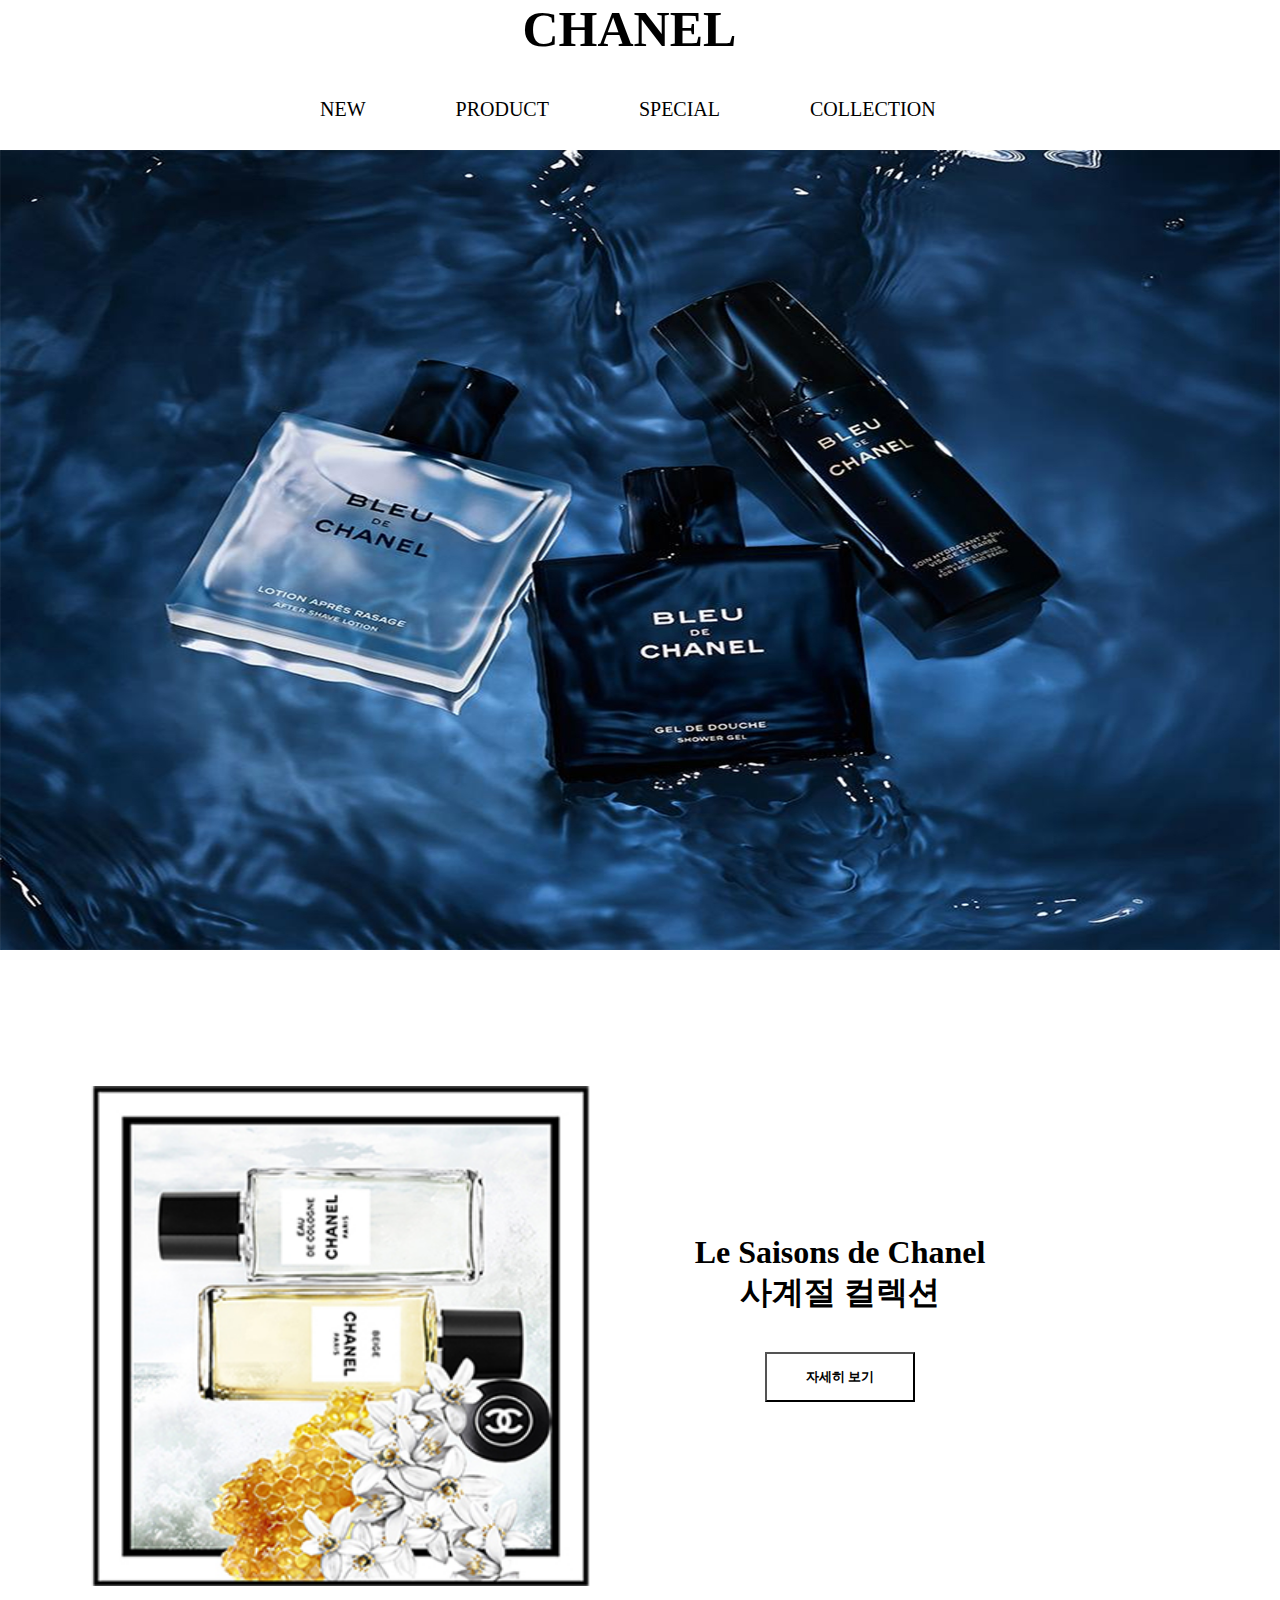
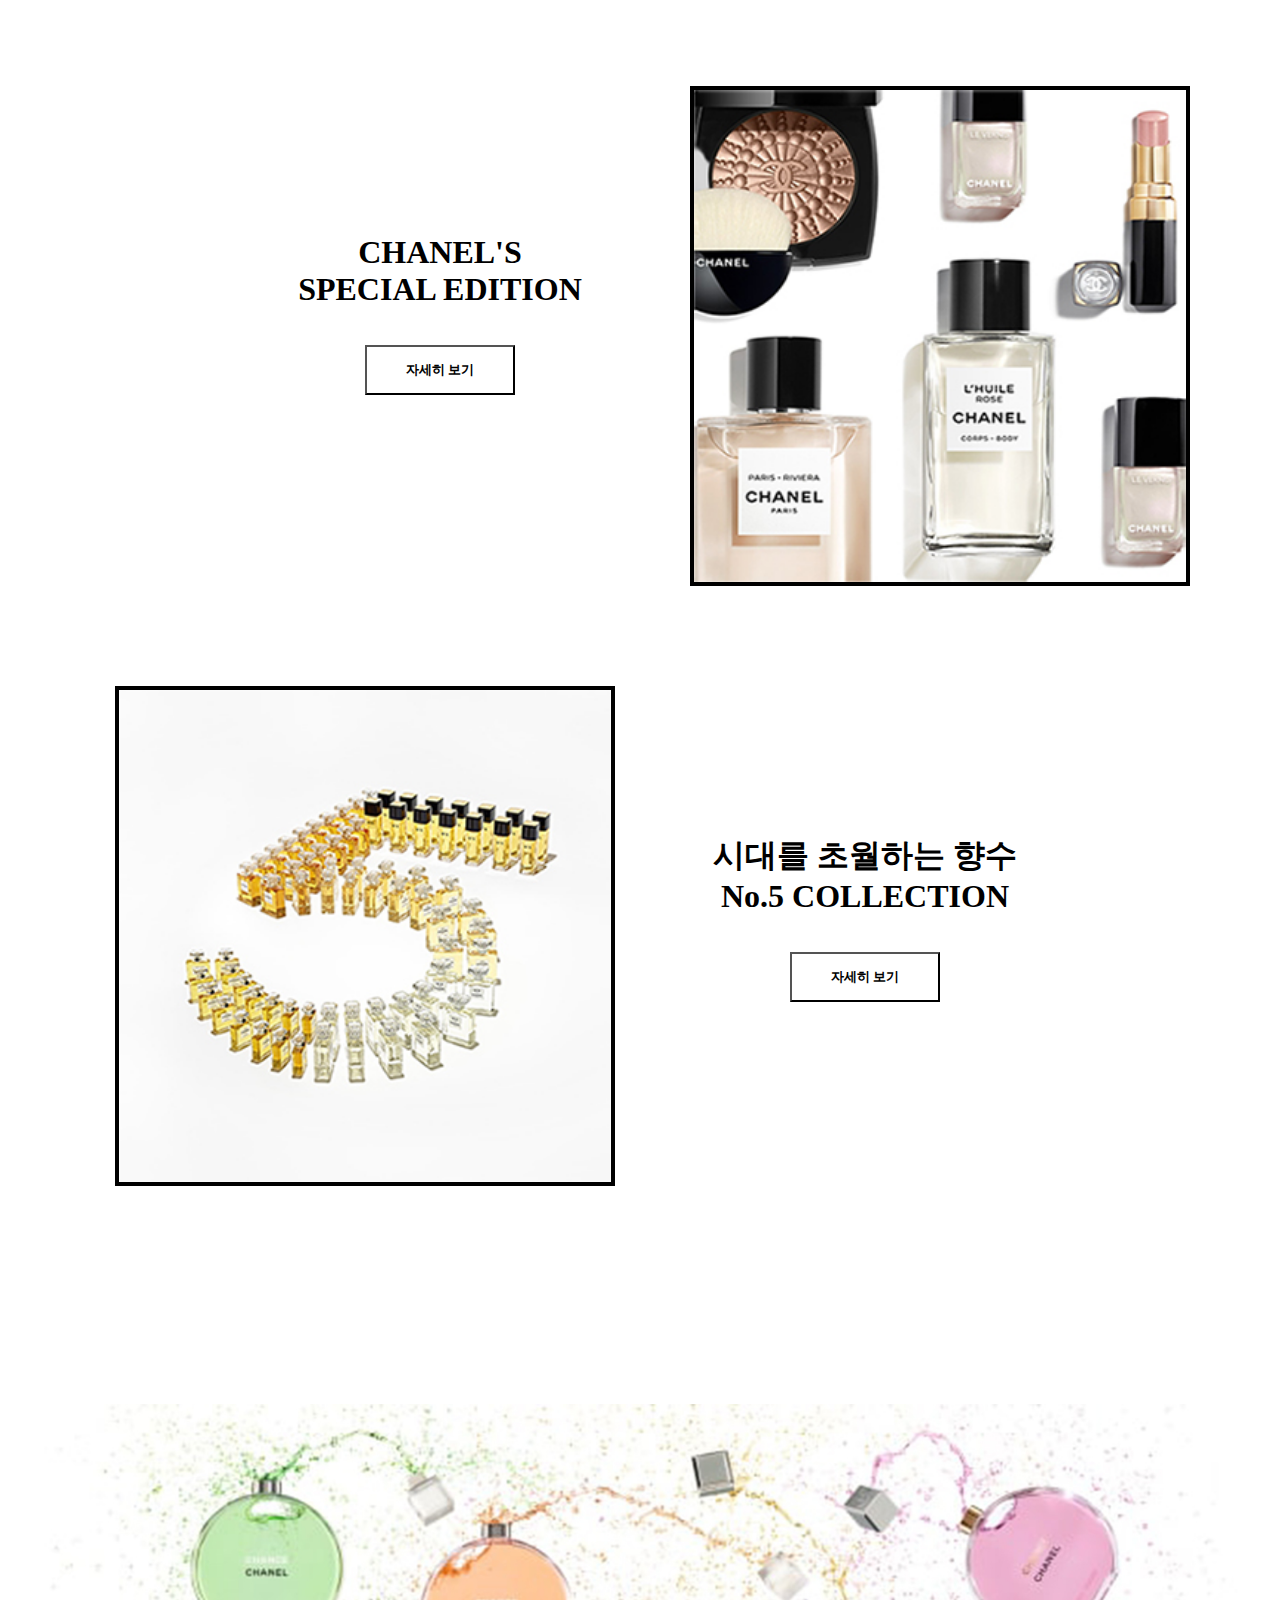
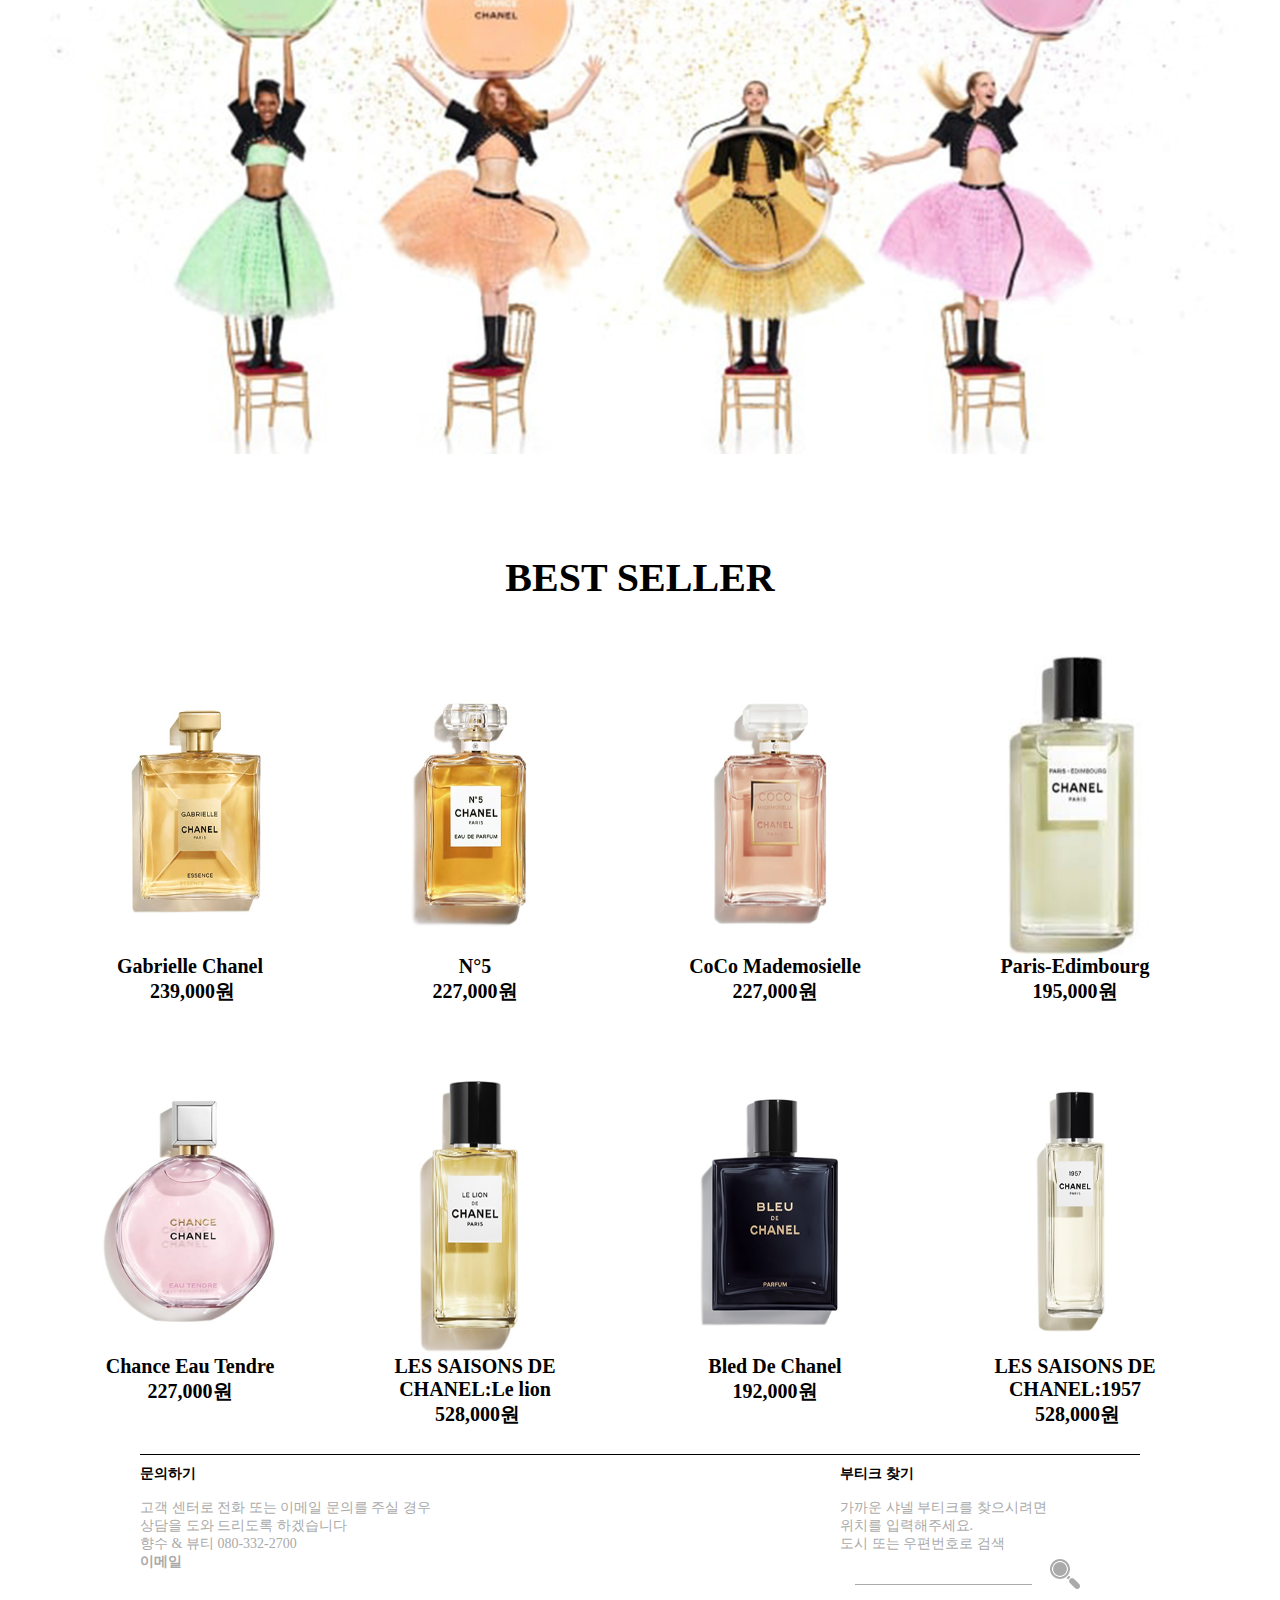
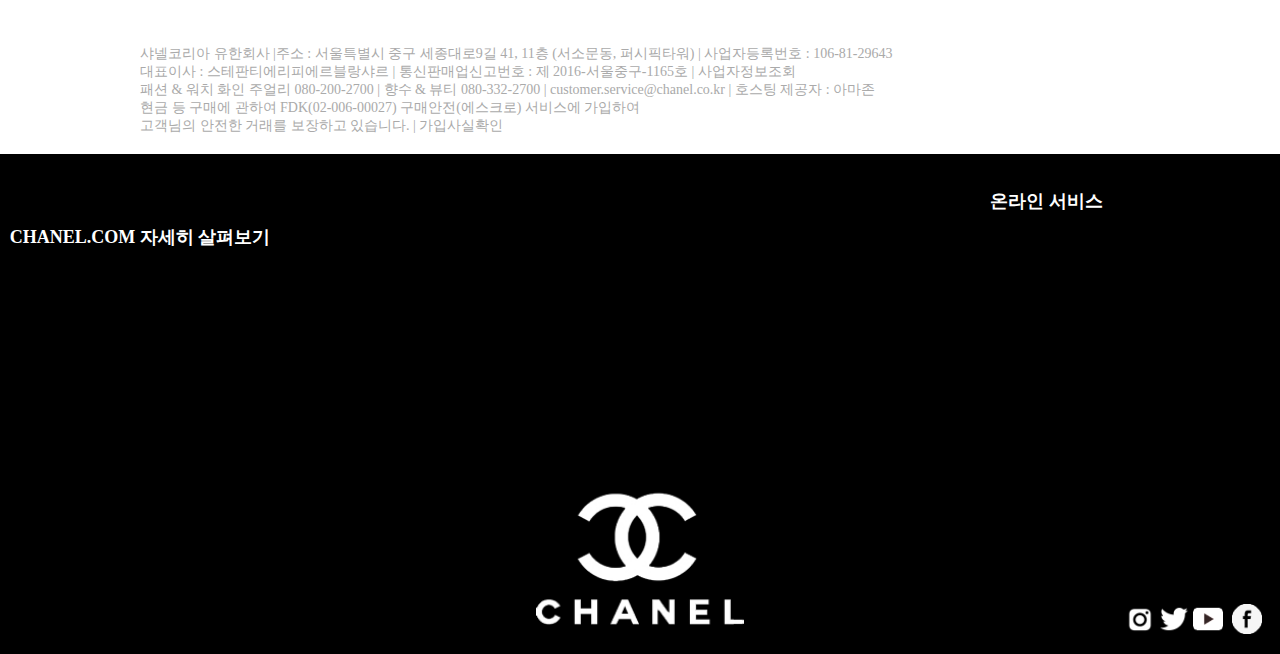
<file: index.html>
<!DOCTYPE html>
<html lang="ko">
  <head>
      <meta charset="UTF-8">
      <meta http-equiv="X-UA-Compatible" content="IE=edge">
      <meta name="viewport" content="width=device-width, initial-scale=1.0">
      <title>CHANEL</title>
      <link rel="stylesheet" href="css/reset_css.css" type="text/css">
      <link rel="stylesheet" href="css/main_css.css" type="text/css">
      <link rel="stylesheet" href="css/common_css.css" type="text/css">
  </head>
<body>
    <header>
        <div id="logo" >
          <a href="CHANEL_SUB.html">CHANEL</a>
        </div>
        <nav>
            <ul>
            <li><a href="CHANEL_SUB.html"> NEW</a> </li>
            <li><a href="CHANEL_SUB.html"> PRODUCT</a></li>
            <li><a href="CHANEL_SUB.html"> SPECIAL</a></li>
            <li><a href="CHANEL_SUB.html"> COLLECTION</a></li>
            </ul>
        </nav>
    </header>
      <div id="top_banner">
        <a href="CHANEL_SUB.html"> <img src="img/main/blue_triple.jpg" alt="top_Banner"></a>
      </div>
      <br><br>
      <section class="event">

          <div class="season">
            <a href="CHANEL_SUB.html"> <img src="img/main/top_layer_1.jpg" alt="top_layer_1"><br><br><br><br> Le Saisons de Chanel<br>사계절 컬렉션 <br><br> <button class="see_detail">자세히 보기</button></a>
          </div> 
          <div class="special">
            <a href="CHANEL_SUB.html">  <img src="img/main/top_layer_2.jpg" alt="top_layer_2"><br><br><br><br> CHANEL'S<br>SPECIAL EDITION <br><br><button class="see_detail">자세히 보기</button></a>
          </div>
          <div class="no_5">
            <a href="CHANEL_SUB.html">  <img src="img/main/top_layer_3.jpg" alt="top_layer_3"><br><br><br><br> 시대를 초월하는 향수<br>No.5 COLLECTION <br><br> <button class="see_detail">자세히 보기</button></a>
          </div>

      </section>
      <br>
      <div id="bot_banner">
        <a href="CHANEL_SUB.html"><img src="img/main/chance_banner.jpg" alt="Chance_Banner"> </a>
      </div>
      <section class="Best">
          <h1>BEST SELLER</h1>
          <br><br><br>
          <div class="gb">
              <a href="CHANEL_SUB.html"><img src="img/common/gabriel.jpg" alt="Gabriel">Gabrielle Chanel<br>&nbsp;239,000원</a>
          </div>
          <div class="no_5i">
              <a href="CHANEL_SUB.html"><img src="img/common/no_5.jpg" alt="No_5">N°5<br> 227,000원</a>
          </div>
          <div class="made">
              <a href="CHANEL_SUB.html"><img src="img/common/mademoiselle.jpg" alt="Mademosielle">CoCo Mademosielle<br>227,000원</a>
          </div>
          <div class="ed">
              <a href="CHANEL_SUB.html"><img src="img/common/edimbourg.jpg" alt="Edimbourg">Paris-Edimbourg<br>195,000원</a>
          </div>
          <div class="chan">
              <a href="CHANEL_SUB.html"><img src="img/common/chance.jpg" alt="Chance">Chance Eau Tendre<br>227,000원</a>
          </div>
          <div class="lion">
              <a href="CHANEL_SUB.html"><img src="img/common/le_lion.jpg" alt="Le_lion">LES SAISONS DE CHANEL:Le lion<br>&nbsp;528,000원</a>
          </div>
          <div class="bled">
              <a href="CHANEL_SUB.html"  ><img src="img/common/bled_de.jpg" alt="Bled_de">Bled De Chanel<br>192,000원</a>
          </div>
          <div class="on">
              <a href="CHANEL_SUB.html"><img src="img/common/1957.jpg" alt="1957">LES SAISONS DE CHANEL:1957<br>&nbsp;528,000원</a>
          </div>
      </section>


      <div class="common_detail">

        <div class="ask">
          <p>
            <span>문의하기</span> <br><br>
            고객 센터로 전화 또는 이메일 문의를 주실 경우 <br> 상담을 도와 드리도록 하겠습니다<div class="br"></div>
            향수 & 뷰티 080-332-2700 <br>
            <a href="CHANEL_SUB.html"> 이메일 </a>
          </p>
        </div>
    
        <div class="b_seach">
          <p>
            <span>부티크 찾기</span><br><br>
            가까운 샤넬 부티크를 찾으시려면 <br> 위치를 입력해주세요.
          </p>
          <form>
            도시 또는 우편번호로 검색 <br><br>
            <input type="text" > <button><img src="img/sub/seach.png" alt="seach_icon"></button>
          </form>
        </div>
    
        <div class="add">
          <p>샤넬코리아 유한회사 |주소 : 서울특별시 중구 세종대로9길 41, 11층 (서소문동, 퍼시픽타워) | 사업자등록번호 : 106-81-29643 <br>
            대표이사 : 스테판티에리피에르블랑샤르 | 통신판매업신고번호 : 제 2016-서울중구-1165호 | 사업자정보조회 <br>
            패션 & 워치 화인 주얼리 080-200-2700 | 향수 & 뷰티 080-332-2700 | customer.service@chanel.co.kr | 호스팅 제공자 : 아마존 <br>
            
            현금 등 구매에 관하여 FDK(02-006-00027) 구매안전(에스크로) 서비스에 가입하여 <br>
            고객님의 안전한 거래를 보장하고 있습니다. | 가입사실확인</p>
        </div>
      </div>
    
      <footer>
        <div class="bot_me_ch">
            <p>
                CHANEL.COM 자세히 살펴보기
            </p>
            <ul class="det">
              <li><a href="CHANEL_SUB.html">  오뜨 꾸뛰르</a></li>
              <li><a href="CHANEL_SUB.html">  패션</a></li>
              <li><a href="CHANEL_SUB.html">  하이 주얼리</a></li>
              <li><a href="CHANEL_SUB.html">  화인 주얼리</a></li>
              <li><a href="CHANEL_SUB.html">  워치</a></li>
            </ul>    
            <ul class="del">
              <li><a href="CHANEL_SUB.html">  아이웨어</a></li>
              <li><a href="CHANEL_SUB.html">  향수</a></li>
              <li><a href="CHANEL_SUB.html">  메이크업</a></li>
              <li><a href="CHANEL_SUB.html">  스킨케어</a></li>
              <li><a href="CHANEL_SUB.html">  사이트맵</a></li>
            </ul>
        </div>
        <div class="onl_g">
            <p>
                온라인 서비스
            </p>          
          <ul class="on_li">
              <li><a href="CHANEL_SUB.html">  샤넬 코드 멤버십</a></li>
              <li><a href="CHANEL_SUB.html">  결제 방법</a></li>
              <li><a href="CHANEL_SUB.html">  배송 옵션</a></li>
              <li><a href="CHANEL_SUB.html">  반품</a></li>
              <li><a href="CHANEL_SUB.html">  케어 & 서비스</a></li>
              <li><a href="CHANEL_SUB.html">  FAQ</a></li>
          </ul>
        </div>
        <div class="bot_logo">
            <a href="CHANEL_SUB.html"><img src="img/common/bot_logo.jpg" alt="bot_logo"></a>
        </div>
        <div class="imc">
          <a href="CHANEL_SUB.html"> <img src="img/common/instagram.png" alt="insta"> </a>
          <a href="CHANEL_SUB.html">  <img src="img/common/Twitter.png" alt="twit"> </a>
          <a href="CHANEL_SUB.html">  <img src="img/common/Youtube.png" alt="youtube"> </a>
          <a href="CHANEL_SUB.html">  <img src="img/common/facebook.png" alt="facebook"> </a>
        </div>
      </footer>
  </body>
</html>
</file>
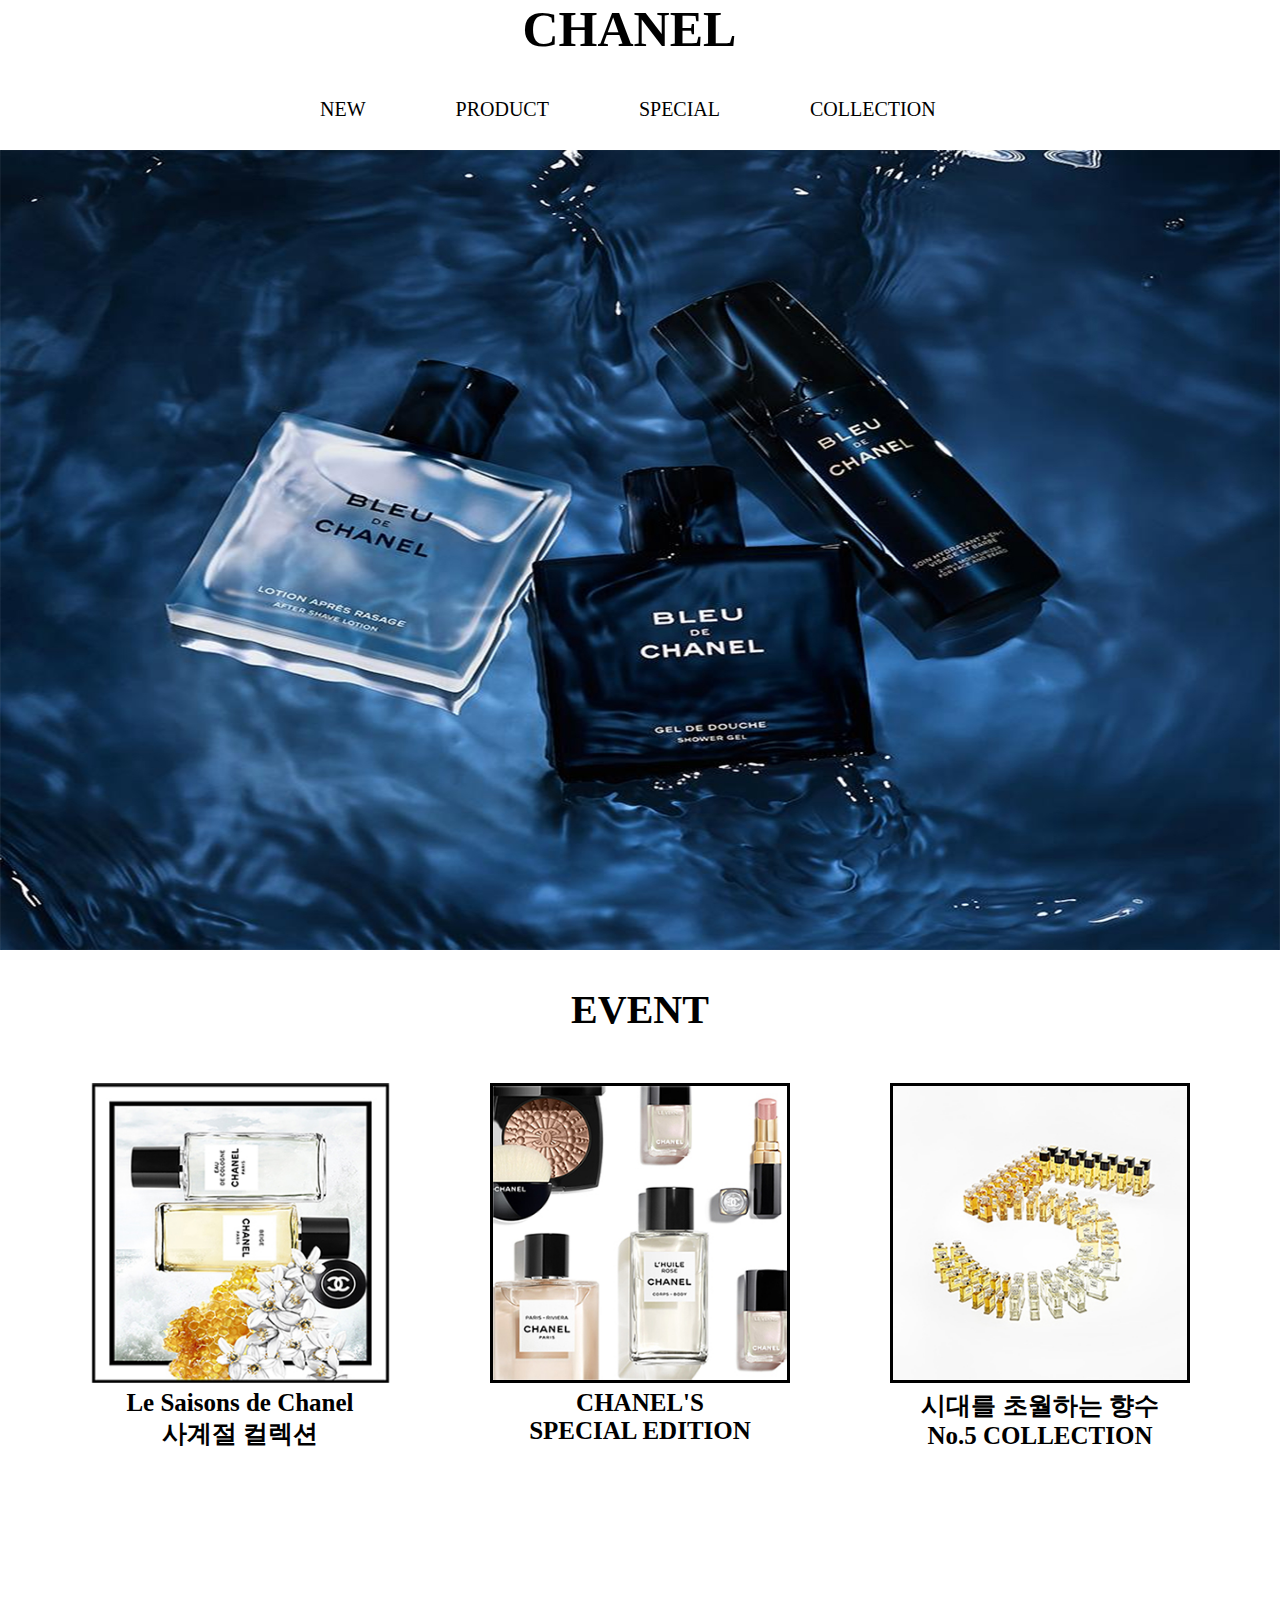
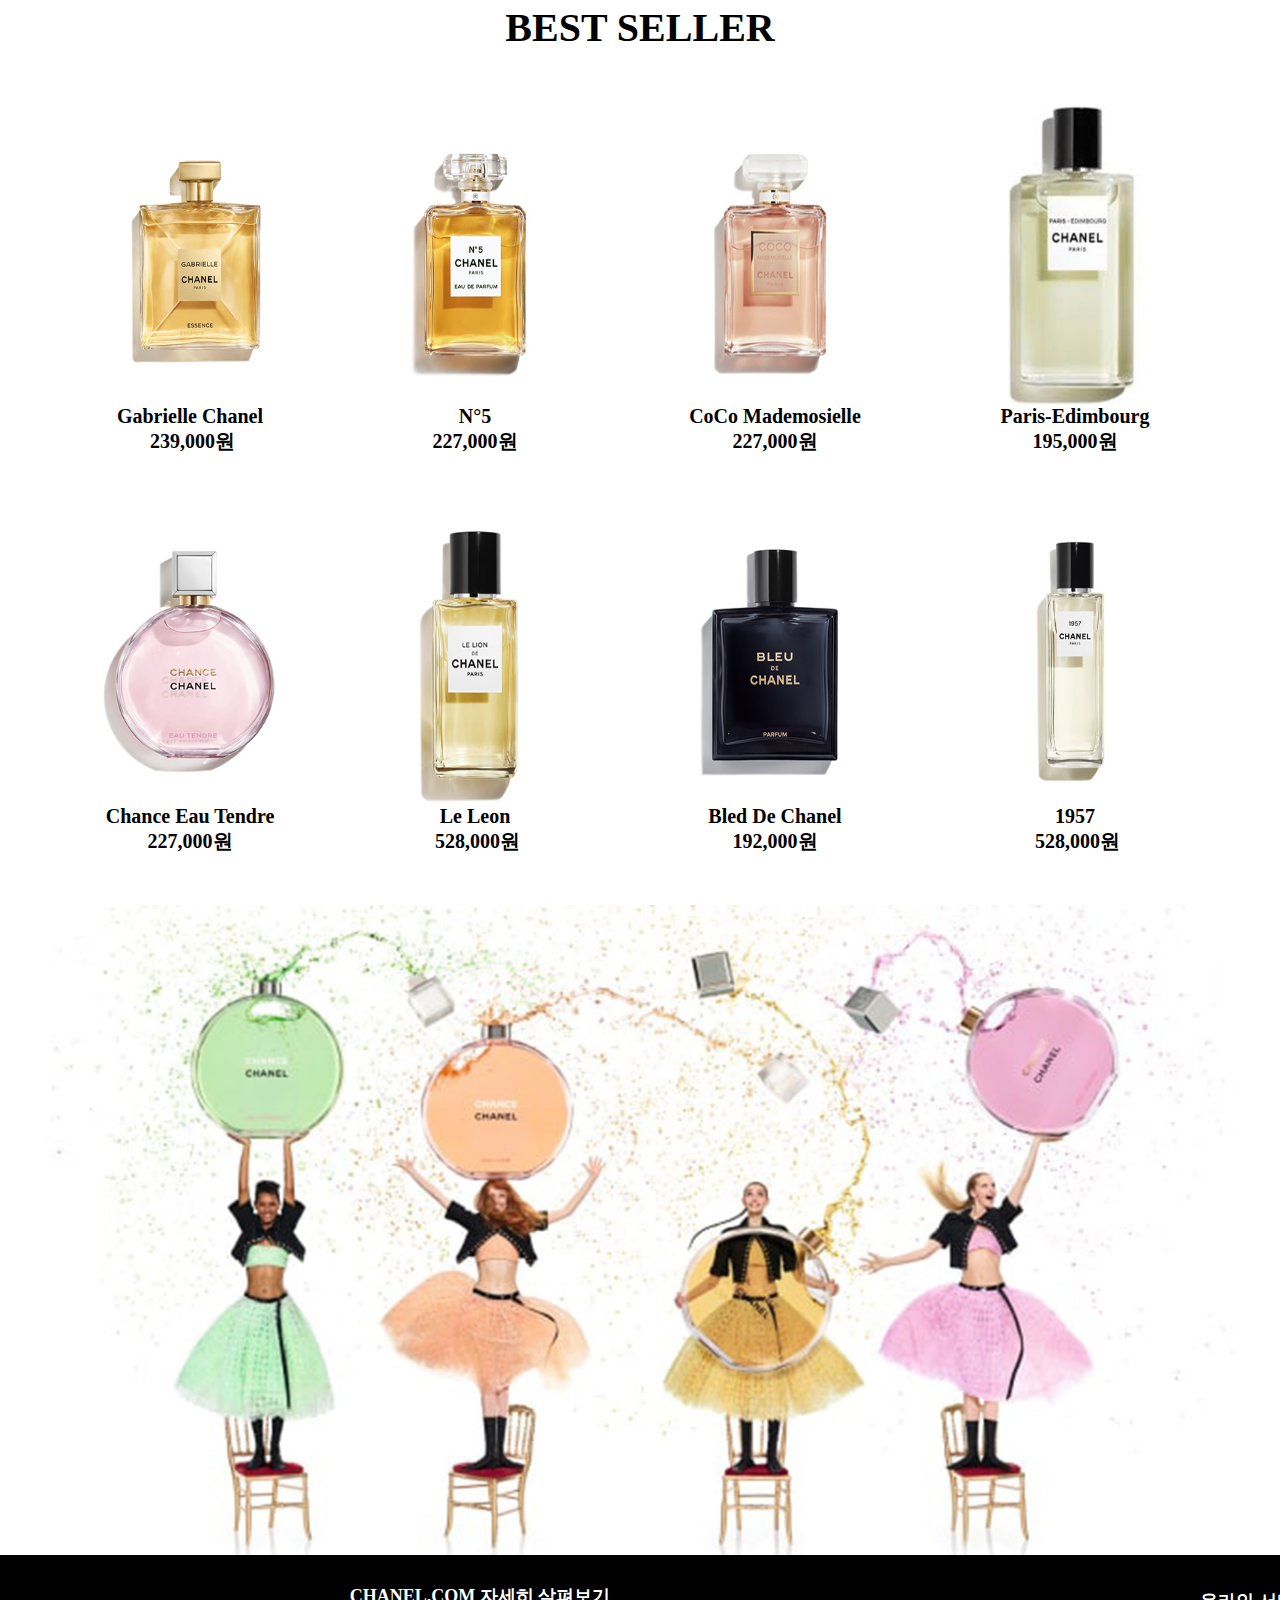
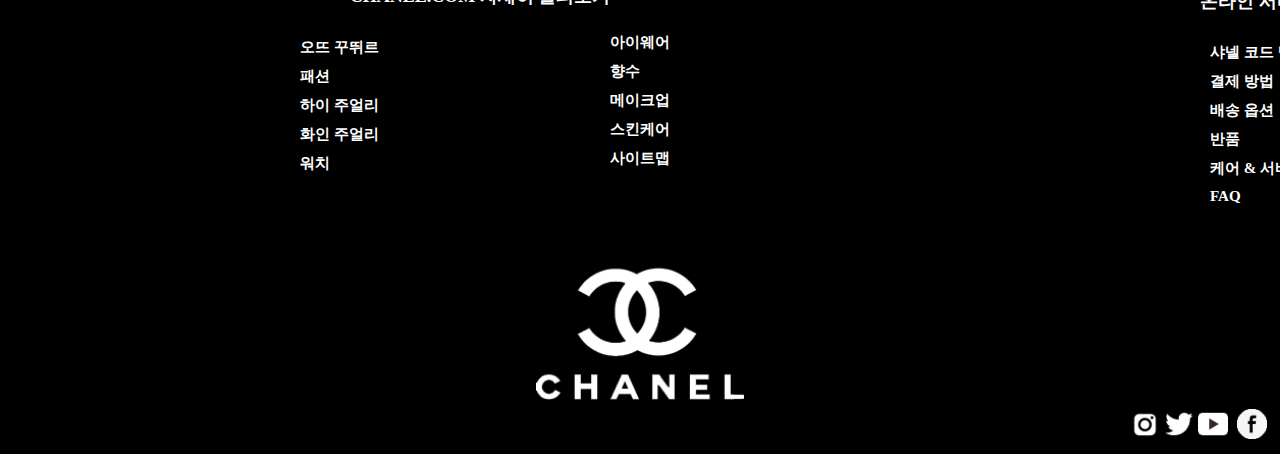
<file: 쇼핑몰 제작 (CHANEL)/index.html>
<!DOCTYPE html>
<html lang="ko">
  <head>
      <meta charset="UTF-8">
      <meta http-equiv="X-UA-Compatible" content="IE=edge">
      <meta name="viewport" content="width=device-width, initial-scale=1.0">
      <title>CHANEL</title>
      <link rel="stylesheet" href="css/reset_css.css" type="text/css">
      <link rel="stylesheet" href="css/main_css.css" type="text/css">
      <link rel="stylesheet" href="css/common_css.css" type="text/css">
  </head>
<body>
    <header>
        <div id="logo" >
          <a href="index.html">CHANEL</a>
        </div>
        <nav>
            <ul>
            <li>NEW</li>
            <li>PRODUCT</li>
            <li>SPECIAL</li>
            <li>COLLECTION</li>
            </ul>
        </nav>
    </header>
      <div id="top_banner">
          <img src="img/blue_triple.jpg" alt="top_Banner">
      </div>
      <br><br>
      <section class="event">
          <h1>EVENT</h1>
          <div class="season">
              <img src="img/top_layer_1.jpg" alt="top_layer_1">Le Saisons de Chanel<br>사계절 컬렉션
          </div> 
          <div class="special">
              <img src="img/top_layer_2.jpg" alt="top_layer_2">CHANEL'S<br>SPECIAL EDITION
          </div>
          <div class="no_5">
              <img src="img/top_layer_3.jpg" alt="top_layer_3">시대를 초월하는 향수<br>No.5 COLLECTION
          </div>
      </section>
      <br>
      <section class="Best">
          <h1>BEST SELLER</h1>
          <br><br><br>
          <div class="gb">
              <a href="CHANE_SUB.html"><img src="img/gabriel.jpg" alt="Gabriel">Gabrielle Chanel<br>&nbsp;239,000원</a>
          </div>
          <div class="no_5i">
              <a href="CHANE_SUB.html"><img src="img/no_5.jpg" alt="No_5">N°5<br> 227,000원</a>
          </div>
          <div class="made">
              <a href="CHANE_SUB.html"><img src="img/mademoiselle.jpg" alt="Mademosielle">CoCo Mademosielle<br>227,000원</a>
          </div>
          <div class="ed">
              <a href="CHANE_SUB.html"><img src="img/edimbourg.jpg" alt="Edimbourg">Paris-Edimbourg<br>195,000원</a>
          </div>
          <div class="chan">
              <a href="CHANE_SUB.html"><img src="img/chance.jpg" alt="Chance">Chance Eau Tendre<br>227,000원</a>
          </div>
          <div class="leon">
              <a href="CHANE_SUB.html"><img src="img/le_leon.jpg" alt="Le_Leon">Le Leon<br>&nbsp;528,000원</a>
          </div>
          <div class="bled">
              <a href="CHANE_SUB.html"  ><img src="img/bled_de.jpg" alt="Bled_de">Bled De Chanel<br>192,000원</a>
          </div>
          <div class="on">
              <a href="CHANE_SUB.html"><img src="img/1957.jpg" alt="1957">1957<br>&nbsp;528,000원</a>
          </div>
      </section>
      <div id="bot_banner">
        <img src="img/chance_banner.jpg" alt="Chance_Banner"> 
      </div>
  <footer>
      <div class="bot_me_ch">
          <p>
              CHANEL.COM 자세히 살펴보기
          </p>
          <ul class="det">
            <li>오뜨 꾸뛰르</li>
            <li>패션</li>
            <li>하이 주얼리</li>
            <li>화인 주얼리</li>
            <li>워치</li>
          </ul>    
          <ul class="del">
            <li>아이웨어</li>
            <li>향수</li>
            <li>메이크업</li>
            <li>스킨케어</li>
            <li>사이트맵</li>
          </ul>
      </div>
      <div class="onl_g">
          <p>
              온라인 서비스
          </p>          
        <ul class="on_li">
            <li>샤넬 코드 멤버십</li>
            <li>결제 방법</li>
            <li>배송 옵션</li>
            <li>반품</li>
            <li>케어 & 서비스</li>
            <li>FAQ</li>
        </ul>
      </div>
      <div class="bot_logo">
          <a href="index.html"><img src="img/bot_logo.jpg" alt="bot_logo"></a>
      </div>
      <div class="imc">
        <img src="img/instagram.png" alt="insta">
        <img src="img/Twitter.png" alt="twit">
        <img src="img/Youtube.png" alt="youtube">
        <img src="img/facebook.png" alt="facebook">
      </div>
  </footer>
  </body>
</html>
</file>
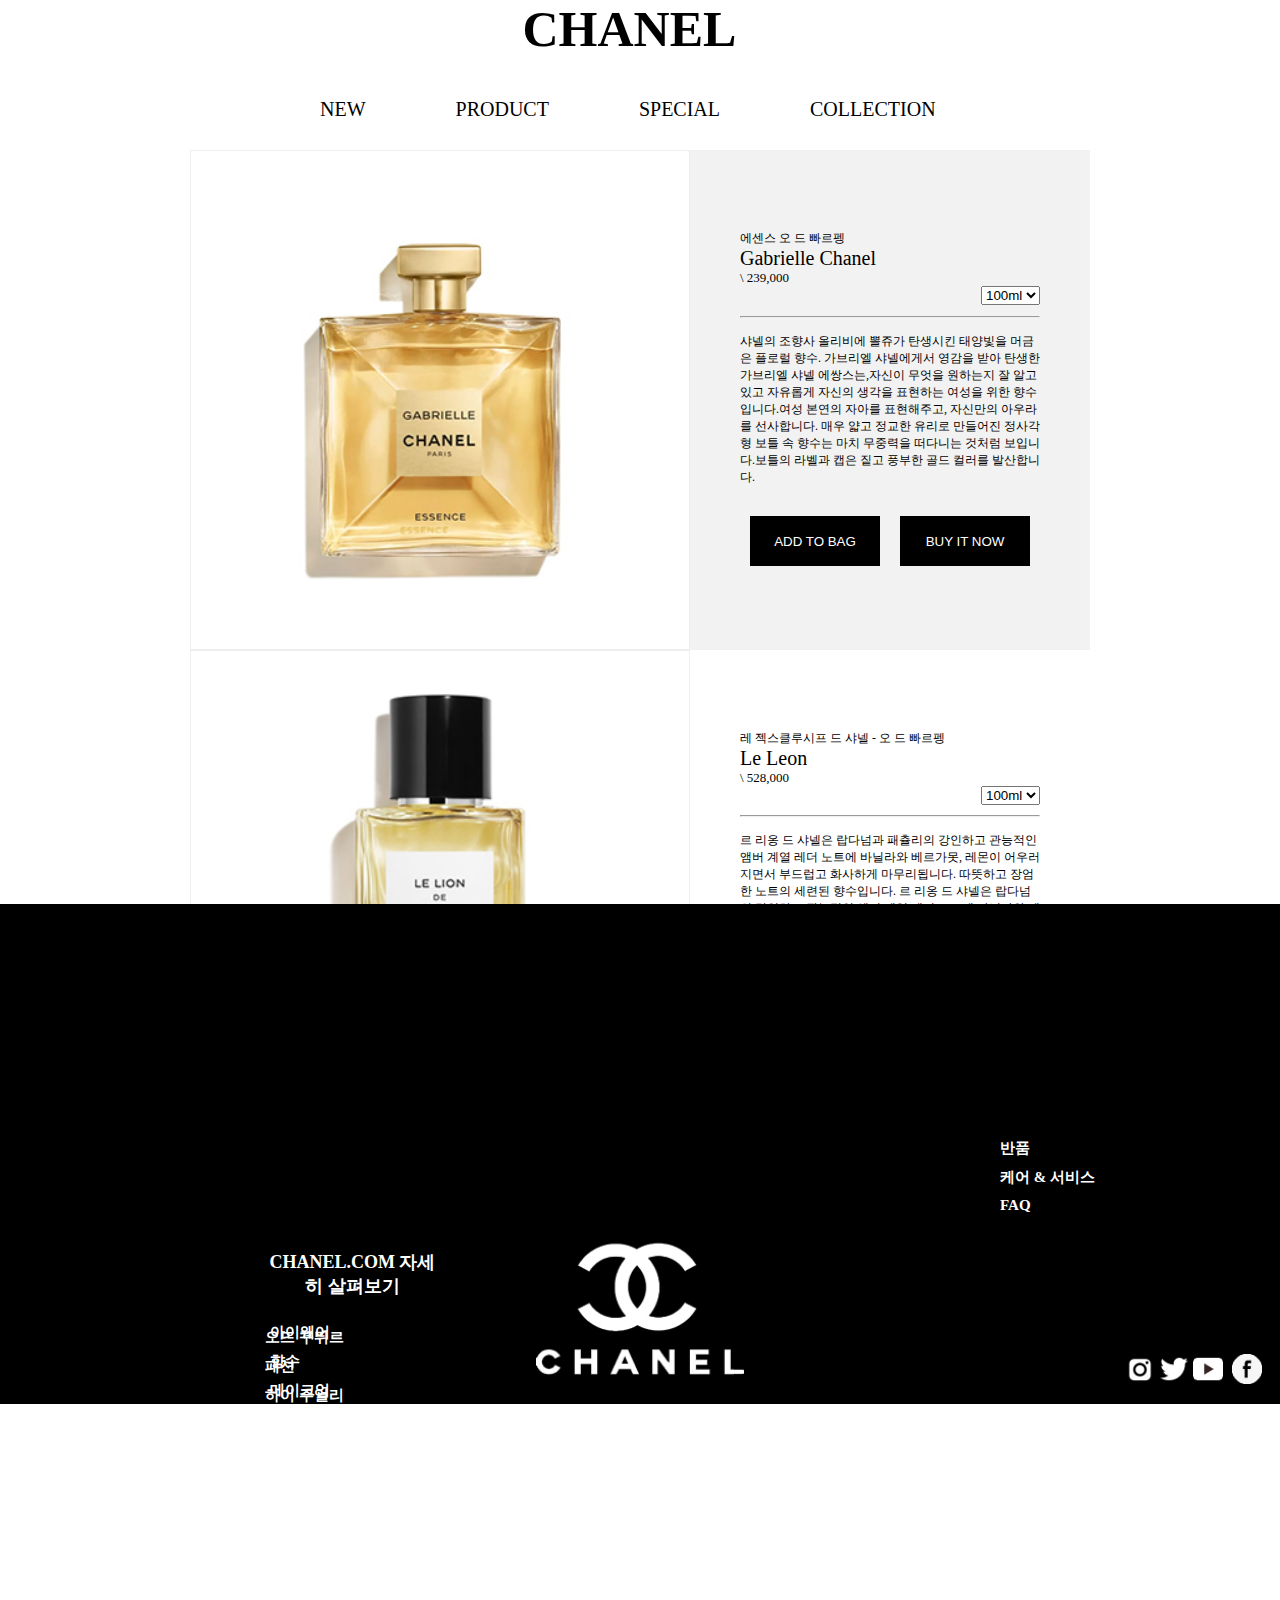
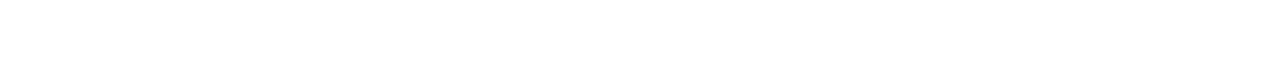
<file: CHANE_SUB.html>
<!DOCTYPE html>
<html lang="ko">
  <head>
      <meta charset="UTF-8">
      <meta http-equiv="X-UA-Compatible" content="IE=edge">
      <meta name="viewport" content="width=device-width, initial-scale=1.0">
      <title>CHANEL_SUB</title>
      <link rel="stylesheet" href="css/reset_css.css" type="text/css">
      <link rel="stylesheet" href="css/sub_css.css" type="text/css">
      <link rel="stylesheet" href="css/common_css.css" type="text/css">
      <script src="https://ajax.aspnetcdn.com/ajax/jQuery/jquery-3.6.0.js"></script>
      <script>
          $(function(){
              $(".ga").click(function(){
                  $(".buy_ga").show();
                  $(".buy_no5").hide();
                  $(".buy_made").hide();
                  $(".buy_ed2").hide();
                  $(".buy_chan").hide();
                  $(".buy_leon").hide();
                  $(".buy_bled").hide();
                  $(".buy_in").hide();

              });
              
              $(".no_5a").click(function(){
                  $(".buy_ga").hide();  
                  $(".buy_no5").show();
                  $(".buy_made").hide();
                  $(".buy_ed2").hide();
                  $(".buy_chan").hide();
                  $(".buy_leon").hide();
                  $(".buy_bled").hide();
                  $(".buy_in").hide();

              });
              $(".mademo").click(function(){
                  $(".buy_ga").hide();
                  $(".buy_no5").hide();
                  $(".buy_made").show();
                  $(".buy_ed2").hide();
                  $(".buy_chan").hide();
                  $(".buy_leon").hide();
                  $(".buy_bled").hide();
                  $(".buy_in").hide();

              });
              $(".edi").click(function(){
                  $(".buy_ga").hide();
                  $(".buy_no5").hide();
                  $(".buy_made").hide();
                  $(".buy_ed2").show();
                  $(".buy_chan").hide();
                  $(".buy_leon").hide();
                  $(".buy_bled").hide();
                  $(".buy_in").hide();

              });
              $(".chance").click(function(){
                  $(".buy_ga").hide();
                  $(".buy_no5").hide();
                  $(".buy_made").hide();
                  $(".buy_ed2").hide();
                  $(".buy_chan").show();
                  $(".buy_leon").hide();
                  $(".buy_bled").hide();
                  $(".buy_in").hide();

              });
              $(".leleon").click(function(){
                  $(".buy_ga").hide();
                  $(".buy_no5").hide();
                  $(".buy_made").hide();
                  $(".buy_ed2").hide();
                  $(".buy_chan").hide();
                  $(".buy_leon").show();
                  $(".buy_bled").hide();
                  $(".buy_in").hide();

              });
              $(".bledde").click(function(){
                  $(".buy_ga").hide();
                  $(".buy_no5").hide();
                  $(".buy_made").hide();
                  $(".buy_ed2").hide();
                  $(".buy_chan").hide();
                  $(".buy_leon").hide();
                  $(".buy_bled").show();
                  $(".buy_in").hide();

              });
              $(".in").click(function(){
                  $(".buy_ga").hide();
                  $(".buy_no5").hide();
                  $(".buy_made").hide();
                  $(".buy_ed2").hide();
                  $(".buy_chan").hide();
                  $(".buy_leon").hide();
                  $(".buy_bled").hide();
                  $(".buy_in").show();

              });
          });
      </script>
  </head>
  <body>
    <header>
        <div id="logo" >
          <a href="index.html">CHANEL</a>
        </div>
        <nav>
            <ul>
            <li>NEW</li>
            <li>PRODUCT</li>
            <li>SPECIAL</li>
            <li>COLLECTION</li>
            </ul>
        </nav>
    </header>
    <section class = "buy">
      <div class="buy_ga">
          <img src="img/gabriel.jpg" alt="Gabriel_main">
          <div class="text">
              <p>에센스 오 드 빠르펭</p>
              <h1>Gabrielle Chanel</h1>
              <p>\ 239,000</p>
              <select>
                <option selected >100ml</option>
                <option>50ml</option>
                <option>35ml</option>
              </select>
              <br>
              <br>
              <hr><br>
              <p>
                  샤넬의 조향사 올리비에 뽈쥬가 탄생시킨 태양빛을 머금은 플로럴 향수.
                  가브리엘 샤넬에게서 영감을 받아 탄생한 가브리엘 샤넬 에쌍스는,자신이 무엇을 원하는지 잘 알고 있고 자유롭게 자신의 생각을 표현하는 여성을 위한 향수입니다.여성 본연의 자아를 표현해주고, 자신만의 아우라를 선사합니다.
                  매우 얇고 정교한 유리로 만들어진 정사각형 보틀 속 향수는 마치 무중력을 떠다니는 것처럼 보입니다.보틀의 라벨과 캡은 짙고 풍부한 골드 컬러를 발산합니다.</p><br><br>
                  <div class="butt">
                    <button type="button" class="atb" onclick="">ADD TO BAG</button>
                    <button type="button" class="bin" onclick="">BUY IT NOW</button>   
                  </div> 
          </div>
      </div>
      <div class="buy_no5">
          <img src="img/no_5.jpg" alt="N°5_main">
          <div class="text">
              <p>오 드 빠르펭</p>
              <h1>N°5</h1>
              <p>\ 227,000</p>
              <select>
                <option selected >100ml</option>
                <option>50ml</option>
                <option>35ml</option>
              </select>
              <br>
              <hr><br>
              <p> 
                  N°5, 여성미의 정수. 알데하이드 플로랄 부케 향수는 미니멀한 디자인이 돋보이는 아이코닉 보틀로 선보입니다. 시간을 초월한 유서 깊은 샤넬의 아이콘.오 드 빠르펭은 플로랄 향기와 알데하이드를 혼합한 향기에서 영감을 받아 탄생하였습니다.
                  메이 로즈와 쟈스민이 선사하는 플로랄 향이 시트러스 향의 탑 노트에 밝은 빛을 채워 줍니다. 알데하이드가 특별한 존재감을 드러내는 동안 바닐라 어코드가 부드럽게 퍼져 관능적인 잔향을 선사합니다</p><br><br>
                  <div class="butt">
                    <button type="button" class="atb" onclick="">ADD TO BAG</button>
                    <button type="button" class="bin" onclick="">BUY IT NOW</button>   
                  </div> 
          </div>
      </div>
      <div class="buy_made">
          <img src="img/mademoiselle.jpg" alt="mademoiselle_main">
          <div class="text">
              <p>오 드 빠르펭</p>
              <h1>CoCo Mademosielle</h1>
              <p>\ 227,000</p>
              <select>
                <option selected >100ml</option>
                <option>50ml</option>
                <option>35ml</option>
              </select>
              <br>
              <hr><br>
              <p> 
                  코코 마드모아젤. 자유롭고 대담함을 즐길 줄 아는 여성을 위한 향수. 신선하면서도 거부할 수 없는 매력의 매혹적이고 여성스러운 향수입니다.
                  코코 마드모아젤 오 드 빠르펭은 감각을 일깨우는 관능적인 향의 오리엔탈 플로랄 계열의 향수입니다. 생동감 넘치는 산뜻한 오렌지 노트가 향기의 문을 열며 감각을 깨우고 관능적이고 산뜻한 쟈스민과 장미 어코드가 설렘을 안겨주며,
                  팟츌리와 베티베가 코코 마드모아젤의 향기를 완성해주며 오랫동안 향기의 흔적을 남깁니다.</p><br><br>
                  <div class="butt">
                    <button type="button" class="atb" onclick="">ADD TO BAG</button>
                    <button type="button" class="bin" onclick="">BUY IT NOW</button>   
                  </div> 
          </div>
      </div>
      <div class="buy_ed2">
          <img src="img/edimbourg.jpg" alt="edimbourg_main">
          <div class="text">
              <p>레 조 드 샤넬 - 오 드 뚜왈렛</p>
              <h1>Paris-Edimbourg</h1>
              <p>\ 195,000</p>
              <select>
                <option selected >100ml</option>
                <option>50ml</option>
                <option>35ml</option>
              </select>
              <br>
              <hr><br>
              <p> 
                  가브리엘 샤넬이 사랑했던 휴양지, 스코틀랜드 하이랜드(Highlands) 지대를 연상시키는 아로마틱 우디 노트. 신선함이 차오르는 상쾌한 향입니다. 신선함과 모호함이 뒤섞여 긴장감을 불러일으키는 신비로운 향.
                  신선한 레몬과 베르가못 향기에 주니퍼 베리와 사이프러스의 아로마가 어우러지면서 점차 드라이한 시더 어코드를 선사합니다. 그리고 흙내음을 간직한 베티베의 스모키한 잔향을 남겨 줍니다.</p><br><br>
                  <div class="butt">
                    <button type="button" class="atb" onclick="">ADD TO BAG</button>
                    <button type="button" class="bin" onclick="">BUY IT NOW</button>   
                  </div> 
          </div>
      </div>
      <div class="buy_chan">
          <img src="img/chance.jpg" alt="chance_main">
          <div class="text">
              <p>오 드 빠르펭</p>
              <h1>Chance Eau Tendre</h1>
              <p>\ 227,000</p>
              <select>
                <option selected >100ml</option>
                <option>50ml</option>
                <option>35ml</option>
              </select>
              <br>
              <hr><br>
              <p> 
                  한층 더 부드러워진 해석의 샹스를 지금 바로 느껴보세요. 강렬한 여성미와 감싸 안는듯한 향기가 섬세한 향기의 여운을 남깁니다. 새로워진 샹스를 만날 기회입니다.
                  쟈스민 앱솔루트와 로즈 에센스의 생기로 빛나는 감각적인 향을 선보입니다. 여성성이 한층 더 강조된 더욱 풍부하고 부드러운 플로랄 프루티 향을 만나 보세요.</p><br><br>
                  <div class="butt">
                    <button type="button" class="atb" onclick="">ADD TO BAG</button>
                    <button type="button" class="bin" onclick="">BUY IT NOW</button>   
                  </div> 
          </div>
      </div>
      <div class="buy_leon">
          <img src="img/le_leon.jpg" alt="le_leon_main">
          <div class="text">
              <p>레 젝스클루시프 드 샤넬 - 오 드 빠르펭</p>
              <h1>Le Leon</h1>
              <p>\ 528,000</p>
              <select>
                <option selected >100ml</option>
                <option>50ml</option>
                <option>35ml</option>
              </select>
              <br>
              <hr><br>
              <p> 르 리옹 드 샤넬은 랍다넘과 패츌리의 강인하고 관능적인 앰버 계열 레더 노트에 바닐라와 베르가못,
                  레몬이 어우러지면서 부드럽고 화사하게 마무리됩니다. 따뜻하고 장엄한 노트의 세련된 향수입니다. 
                  르 리옹 드 샤넬은 랍다넘의 강인하고 관능적인 앰버 계열 레더 노트에 바닐라와 베르가못이 더해지면서 부드럽고 화사하게 마무리됩니다. 
                  따뜻하고 장엄한 노트의 세련된 향수입니다.</p><br><br>
                  <div class="butt">
                    <button type="button" class="atb" onclick="">ADD TO BAG</button>
                    <button type="button" class="bin" onclick="">BUY IT NOW</button>   
                  </div> 
          </div>
      </div>
      <div class="buy_bled">
          <img src="img/bled_de.jpg" alt="bled_main">
          <div class="text">
              <p>빠르펭</p>
              <h1>Bled De Chanel</h1>
              <p>\ 192,000</p>
              <select>
                <option selected >100ml</option>
                <option>50ml</option>
                <option>35ml</option>
              </select>
              <br>
              <hr><br>
              <p>
                  매력적인 잔향이 돋보이는 아로마틱 우디 향의 블루 드 샤넬은 남성적인 자유로움을 상징합니다.
                  수수께끼 같은 블루 컬러의 병에 담겨져, 시간을 초월해 사랑받으며 순응을 거부하는 강렬한 향을 경험해 보세요.
                  더 깊고 풍부해진 향기의 블루 드 샤넬 빠르펭. 성취감과 자신감을 보여주는 강렬한 남성의 향기입니다.</p><br><br>
                  <div class="butt">
                    <button type="button" class="atb" onclick="">ADD TO BAG</button>
                    <button type="button" class="bin" onclick="">BUY IT NOW</button>   
                  </div>                                  
          </div>
      </div>
      <div class="buy_in">
          <img src="img/1957.jpg" alt="1957_main">
          <div class="text">
          <p>레 젝스클루시프 드 샤넬 오 드 빠르펭</p>
          <h1>1957</h1>
          <p>\ 528,000</p>
          <select>
            <option selected >100ml</option>
            <option>50ml</option>
            <option>35ml</option>
          </select>
          <br>
          <hr><br>
          <p>
              1957년 미국. 코코 샤넬은 기존에 사용하지 않은 재료를 재해석하는 대담한 작품들로 세계적인 유명세를 얻었습니다. 1957 향수는 이러한 샤넬의 이미지를 반영합니다.
              섬세하게 가공된 화이트 머스크 어코드. 샤넬 스타일의 시그니처입니다. 1957은 베르가못, 아이리스와 네롤리의 섬세한 조합과 세분화된 시더, 허니,
              그리고 파우더리 향이 어우러진 관능적인 화이트 머스크 어코드를 발산합니다.</p><br><br>
              <div class="butt">
                <button type="button" class="atb" onclick="">ADD TO BAG</button>
                <button type="button" class="bin" onclick="">BUY IT NOW</button>   
              </div>  
          </div>                       
      </div>
  </section>

  <br><br><br>

  <div class="pro">
  <div class="ga">
      <img src="img/gabriel.jpg" alt="Gabriel">Gabrielle Chanel
  </div>
  <div class="no_5a">
      <img src="img/no_5.jpg" alt="No_5">N°5
  </div>
  <div class="mademo">
      <img src="img/mademoiselle.jpg" alt="Mademosielle">CoCo Mademosielle
  </div>
  <div class="edi">
      <img src="img/edimbourg.jpg" alt="Edimbourg">Paris-Edimbourg
  </div>
  <div class="chance">
      <img src="img/chance.jpg" alt="Chance">Chance Eau Tendre
  </div>
  <div class="leleon">
      <img src="img/le_leon.jpg" alt="Le_Leon">Le Leon
  </div>
  <div class="bledde">
      <img src="img/bled_de.jpg" alt="Bled_de">Bled De Chanel
  </div>
  <div class="in">
      <img src="img/1957.jpg" alt="1957">1957
  </div>
</div>

<footer>
  <div class="bot_me_ch">
      <p>
          CHANEL.COM 자세히 살펴보기
      </p>
      <ul class="det">
        <li>오뜨 꾸뛰르</li>
        <li>패션</li>
        <li>하이 주얼리</li>
        <li>화인 주얼리</li>
        <li>워치</li>
      </ul>    
      <ul class="del">
        <li>아이웨어</li>
        <li>향수</li>
        <li>메이크업</li>
        <li>스킨케어</li>
        <li>사이트맵</li>
      </ul>
  </div>
  <div class="onl_g">
      <p>
          온라인 서비스
      </p>          
    <ul class="on_li">
        <li>샤넬 코드 멤버십</li>
        <li>결제 방법</li>
        <li>배송 옵션</li>
        <li>반품</li>
        <li>케어 & 서비스</li>
        <li>FAQ</li>
    </ul>
  </div>
  <div class="bot_logo">
      <a href="index.html"><img src="img/bot_logo.jpg" alt="bot_logo"></a>
  </div>
  <div class="imc">
    <img src="img/instagram.png" alt="insta">
    <img src="img/Twitter.png" alt="twit">
    <img src="img/Youtube.png" alt="youtube">
    <img src="img/facebook.png" alt="facebook">
  </div>
</footer>
</body>
</html>
</file>
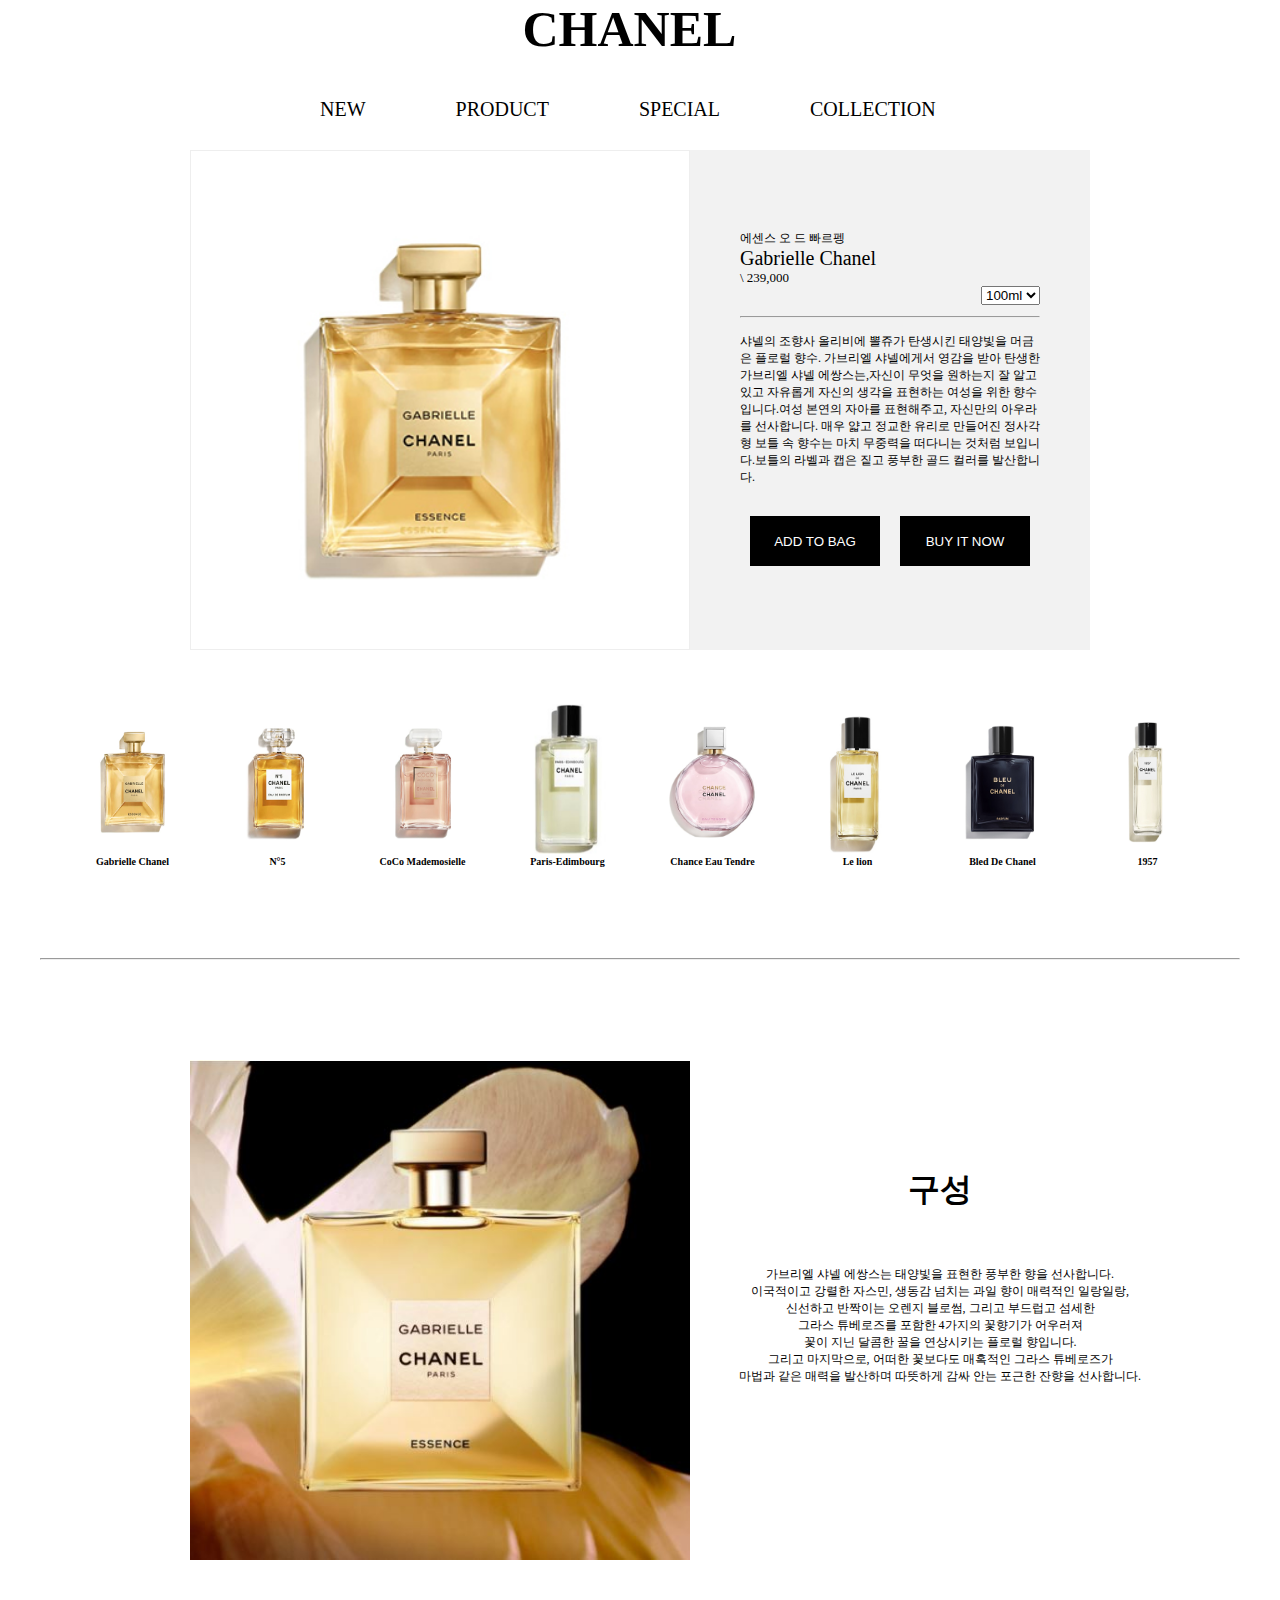
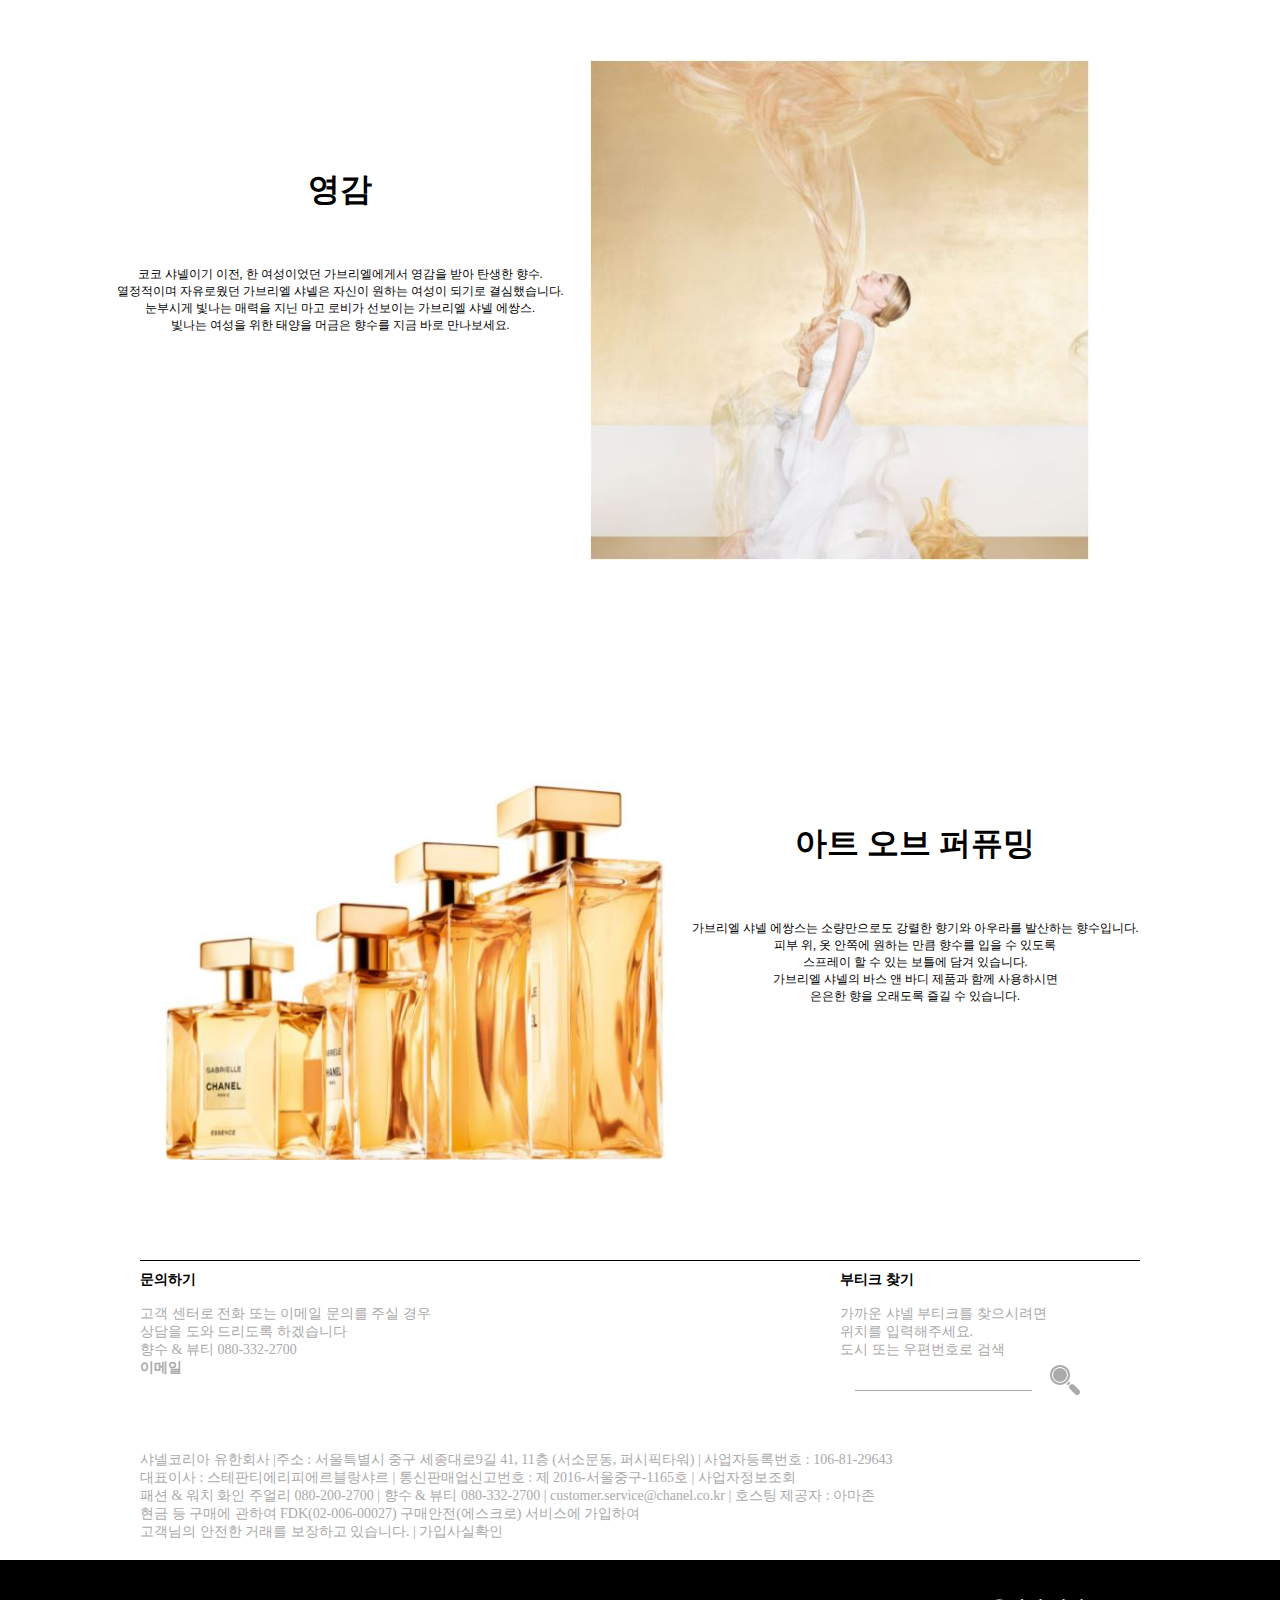
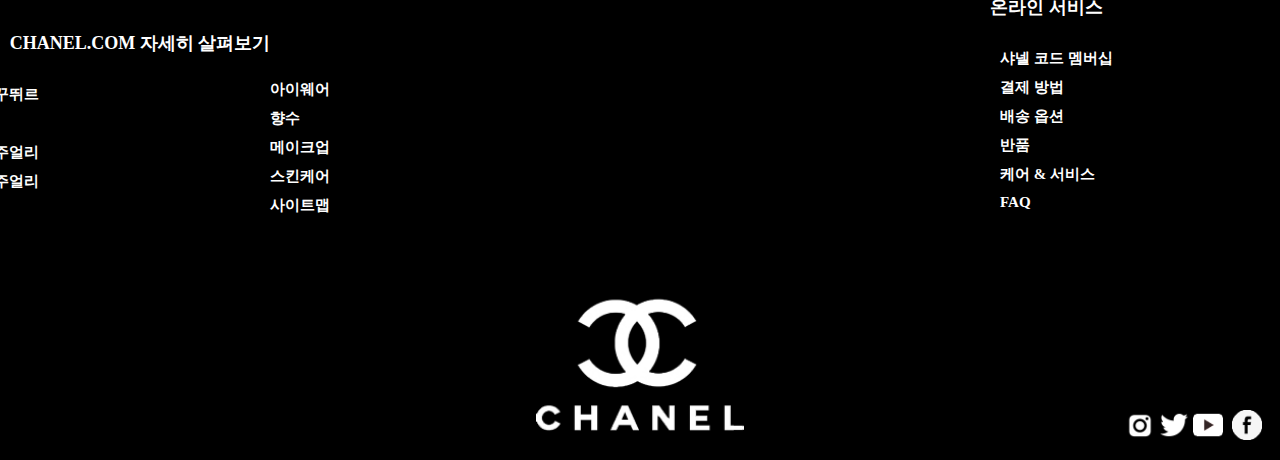
<file: CHANEL_SUB.html>
<!DOCTYPE html>
<html lang="ko">
  <head>
      <meta charset="UTF-8">
      <meta http-equiv="X-UA-Compatible" content="IE=edge">
      <meta name="viewport" content="width=device-width, initial-scale=1.0">
      <title>CHANEL_SUB</title>
      <link rel="stylesheet" href="css/reset_css.css" type="text/css">
      <link rel="stylesheet" href="css/sub_css.css" type="text/css">
      <link rel="stylesheet" href="css/common_css.css" type="text/css">
      <script src="https://ajax.aspnetcdn.com/ajax/jQuery/jquery-3.6.0.js"></script>
      <script>
          $(function(){
              $(".ga").click(function(){
                  $(".buy_ga").show();
                  $(".buy_no5").hide();
                  $(".buy_made").hide();
                  $(".buy_ed2").hide();
                  $(".buy_chan").hide();
                  $(".buy_lion").hide();
                  $(".buy_bled").hide();
                  $(".buy_in").hide();
                  $(".ga_detail").show();
                  $(".no5_detail").hide();
                  $(".mademosielle_detail").hide();
                  $(".edimbourg_detail").hide();
                  $(".chance_detail").hide();
                  $(".lelion_detail").hide();
                  $(".bled_detail").hide();
                  $(".in_detail").hide();
              });
              
              $(".no_5a").click(function(){
                  $(".buy_ga").hide();  
                  $(".buy_no5").show();
                  $(".buy_made").hide();
                  $(".buy_ed2").hide();
                  $(".buy_chan").hide();
                  $(".buy_lion").hide();
                  $(".buy_bled").hide();
                  $(".buy_in").hide();
                  $(".ga_detail").hide();
                  $(".no5_detail").show();
                  $(".mademosielle_detail").hide();
                  $(".edimbourg_detail").hide();
                  $(".chance_detail").hide();
                  $(".lelion_detail").hide();
                  $(".bled_detail").hide();
                  $(".in_detail").hide();
              });
              $(".mademo").click(function(){
                  $(".buy_ga").hide();
                  $(".buy_no5").hide();
                  $(".buy_made").show();
                  $(".buy_ed2").hide();
                  $(".buy_chan").hide();
                  $(".buy_lion").hide();
                  $(".buy_bled").hide();
                  $(".buy_in").hide();
                  $(".ga_detail").hide();
                  $(".no5_detail").hide();
                  $(".mademosielle_detail").show();
                  $(".edimbourg_detail").hide();
                  $(".chance_detail").hide();
                  $(".lelion_detail").hide();
                  $(".bled_detail").hide();
                  $(".in_detail").hide();
              });
              $(".edi").click(function(){
                  $(".buy_ga").hide();
                  $(".buy_no5").hide();
                  $(".buy_made").hide();
                  $(".buy_ed2").show();
                  $(".buy_chan").hide();
                  $(".buy_lion").hide();
                  $(".buy_bled").hide();
                  $(".buy_in").hide();
                  $(".ga_detail").hide();
                  $(".no5_detail").hide();
                  $(".mademosielle_detail").hide();
                  $(".edimbourg_detail").show();
                  $(".chance_detail").hide();
                  $(".lelion_detail").hide();
                  $(".bled_detail").hide();
                  $(".in_detail").hide();
              });
              $(".chance").click(function(){
                  $(".buy_ga").hide();
                  $(".buy_no5").hide();
                  $(".buy_made").hide();
                  $(".buy_ed2").hide();
                  $(".buy_chan").show();
                  $(".buy_lion").hide();
                  $(".buy_bled").hide();
                  $(".buy_in").hide();
                  $(".ga_detail").hide();
                  $(".no5_detail").hide();
                  $(".mademosielle_detail").hide();
                  $(".edimbourg_detail").hide();
                  $(".chance_detail").show();
                  $(".lelion_detail").hide();
                  $(".bled_detail").hide();
                  $(".in_detail").hide();

              });
              $(".lelion").click(function(){
                  $(".buy_ga").hide();
                  $(".buy_no5").hide();
                  $(".buy_made").hide();
                  $(".buy_ed2").hide();
                  $(".buy_chan").hide();
                  $(".buy_lion").show();
                  $(".buy_bled").hide();
                  $(".buy_in").hide();
                  $(".ga_detail").hide();
                  $(".no5_detail").hide();
                  $(".mademosielle_detail").hide();
                  $(".edimbourg_detail").hide();
                  $(".chance_detail").hide();
                  $(".lelion_detail").show();
                  $(".bled_detail").hide();
                  $(".in_detail").hide();

              });
              $(".bledde").click(function(){
                  $(".buy_ga").hide();
                  $(".buy_no5").hide();
                  $(".buy_made").hide();
                  $(".buy_ed2").hide();
                  $(".buy_chan").hide();
                  $(".buy_lion").hide();
                  $(".buy_bled").show();
                  $(".buy_in").hide();
                  $(".ga_detail").hide();
                  $(".no5_detail").hide();
                  $(".mademosielle_detail").hide();
                  $(".edimbourg_detail").hide();
                  $(".chance_detail").hide();
                  $(".lelion_detail").hide();
                  $(".bled_detail").show();
                  $(".in_detail").hide();

              });
              $(".in").click(function(){
                  $(".buy_ga").hide();
                  $(".buy_no5").hide();
                  $(".buy_made").hide();
                  $(".buy_ed2").hide();
                  $(".buy_chan").hide();
                  $(".buy_lion").hide();
                  $(".buy_bled").hide();
                  $(".buy_in").show();
                  $(".ga_detail").hide();
                  $(".no5_detail").hide();
                  $(".mademosielle_detail").hide();
                  $(".edimbourg_detail").hide();
                  $(".chance_detail").hide();
                  $(".lelion_detail").hide();
                  $(".bled_detail").hide();
                  $(".in_detail").show();


              });
          });
      </script>
  </head>
  <body>
    <header>
        <div id="logo" >
          <a href="index.html">CHANEL</a>
        </div>
        <nav>
            <ul>
            <li><a href="index.html"> NEW</a> </li>
            <li><a href="index.html"> PRODUCT</a></li>
            <li><a href="index.html"> SPECIAL</a></li>
            <li><a href="index.html"> COLLECTION</a></li>
            </ul>
        </nav>
    </header>
    <section class = "buy">
      <div class="buy_ga">
          <img src="img/common/gabriel.jpg" alt="Gabriel_main">
          <div class="text">
              <p>에센스 오 드 빠르펭</p>
              <h1>Gabrielle Chanel</h1>
              <p>\ 239,000</p>
              <select>
                <option selected >100ml</option>
                <option>50ml</option>
                <option>35ml</option>
              </select>
              <br>
              <br>
              <hr><br>
              <p>
                  샤넬의 조향사 올리비에 뽈쥬가 탄생시킨 태양빛을 머금은 플로럴 향수.
                  가브리엘 샤넬에게서 영감을 받아 탄생한 가브리엘 샤넬 에쌍스는,자신이 무엇을 원하는지 잘 알고 있고 자유롭게 자신의 생각을 표현하는 여성을 위한 향수입니다.여성 본연의 자아를 표현해주고, 자신만의 아우라를 선사합니다.
                  매우 얇고 정교한 유리로 만들어진 정사각형 보틀 속 향수는 마치 무중력을 떠다니는 것처럼 보입니다.보틀의 라벨과 캡은 짙고 풍부한 골드 컬러를 발산합니다.</p><br><br>
                  <div class="butt">
                    <button type="button" class="atb" onclick="">ADD TO BAG</button>
                    <button type="button" class="bin" onclick="">BUY IT NOW</button>   
                  </div> 
          </div>
      </div>
      <div class="buy_no5">
          <img src="img/common/no_5.jpg" alt="N°5_main">
          <div class="text">
              <p>오 드 빠르펭</p>
              <h1>N°5</h1>
              <p>\ 227,000</p>
              <select>
                <option selected >100ml</option>
                <option>50ml</option>
                <option>35ml</option>
              </select>
              <br>
              <hr><br>
              <p> 
                N°5, 여성미의 정수. 알데하이드 플로랄 부케 향수는 미니멀한 디자인이 돋보이는 아이코닉 보틀로 선보입니다. 시간을 초월한 유서 깊은 샤넬의 아이콘.
              </p><br><br>
                  <div class="butt">
                    <button type="button" class="atb" onclick="">ADD TO BAG</button>
                    <button type="button" class="bin" onclick="">BUY IT NOW</button>   
                  </div> 
          </div>
      </div>
      <div class="buy_made">
          <img src="img/common/mademoiselle.jpg" alt="mademoiselle_main">
          <div class="text">
              <p>오 드 빠르펭</p>
              <h1>CoCo Mademosielle</h1>
              <p>\ 227,000</p>
              <select>
                <option selected >100ml</option>
                <option>50ml</option>
                <option>35ml</option>
              </select>
              <br>
              <hr><br>
              <p> 
                  코코 마드모아젤. 자유롭고 대담함을 즐길 줄 아는 여성을 위한 향수. 신선하면서도 거부할 수 없는 매력의 매혹적이고 여성스러운 향수입니다.
                  코코 마드모아젤 오 드 빠르펭은 감각을 일깨우는 관능적인 향의 오리엔탈 플로랄 계열의 향수입니다. 생동감 넘치는 산뜻한 오렌지 노트가 향기의 문을 열며 감각을 깨우고 관능적이고 산뜻한 쟈스민과 장미 어코드가 설렘을 안겨주며,
                  팟츌리와 베티베가 코코 마드모아젤의 향기를 완성해주며 오랫동안 향기의 흔적을 남깁니다.</p><br><br>
                  <div class="butt">
                    <button type="button" class="atb" onclick="">ADD TO BAG</button>
                    <button type="button" class="bin" onclick="">BUY IT NOW</button>   
                  </div> 
          </div>
      </div>
      <div class="buy_ed2">
          <img src="img/common/edimbourg.jpg" alt="edimbourg_main">
          <div class="text">
              <p>레 조 드 샤넬 - 오 드 뚜왈렛</p>
              <h1>Paris-Edimbourg</h1>
              <p>\ 195,000</p>
              <select>
                <option selected >100ml</option>
                <option>50ml</option>
                <option>35ml</option>
              </select>
              <br>
              <hr><br>
              <p> 
                  가브리엘 샤넬이 사랑했던 휴양지, 스코틀랜드 하이랜드(Highlands) 지대를 연상시키는 아로마틱 우디 노트. 신선함이 차오르는 상쾌한 향입니다. 신선함과 모호함이 뒤섞여 긴장감을 불러일으키는 신비로운 향.
                  </p><br><br>
                  <div class="butt">
                    <button type="button" class="atb" onclick="">ADD TO BAG</button>
                    <button type="button" class="bin" onclick="">BUY IT NOW</button>   
                  </div> 
          </div>
      </div>
      <div class="buy_chan">
          <img src="img/common/chance.jpg" alt="chance_main">
          <div class="text">
              <p>오 드 빠르펭</p>
              <h1>Chance Eau Tendre</h1>
              <p>\ 227,000</p>
              <select>
                <option selected >100ml</option>
                <option>50ml</option>
                <option>35ml</option>
              </select>
              <br>
              <hr><br>
              <p> 
                한층 더 부드러워진 해석의 샹스를 지금 바로 느껴보세요. 강렬한 여성미와 감싸 안는듯한 향기가 섬세한 향기의 여운을 남깁니다. 새로워진 샹스를 만날 기회입니다.
              </p><br><br>
                  <div class="butt">
                    <button type="button" class="atb" onclick="">ADD TO BAG</button>
                    <button type="button" class="bin" onclick="">BUY IT NOW</button>   
                  </div> 
          </div>
      </div>
      <div class="buy_lion">
          <img src="img/common/le_lion.jpg" alt="le_lion_main">
          <div class="text">
              <p>레 젝스클루시프 드 샤넬 - 오 드 빠르펭</p>
              <h1>Le lion</h1>
              <p>\ 528,000</p>
              <select>
                <option selected >100ml</option>
                <option>50ml</option>
                <option>35ml</option>
              </select>
              <br>
              <hr><br>
              <p> 르 리옹 드 샤넬은 랍다넘과 패츌리의 강인하고 관능적인 앰버 계열 레더 노트에 바닐라와 베르가못,
                  레몬이 어우러지면서 부드럽고 화사하게 마무리됩니다. 따뜻하고 장엄한 노트의 세련된 향수입니다. 
              </p><br><br>
              <div class="butt">
                <button type="button" class="atb" onclick="">ADD TO BAG</button>
                <button type="button" class="bin" onclick="">BUY IT NOW</button>   
              </div> 
          </div>
      </div>
      <div class="buy_bled">
          <img src="img/common/bled_de.jpg" alt="bled_main">
          <div class="text">
              <p>빠르펭</p>
              <h1>Bled De Chanel</h1>
              <p>\ 192,000</p>
              <select>
                <option selected >100ml</option>
                <option>50ml</option>
                <option>35ml</option>
              </select>
              <br>
              <hr><br>
              <p>
                  매력적인 잔향이 돋보이는 아로마틱 우디 향의 블루 드 샤넬은 남성적인 자유로움을 상징합니다.
                  수수께끼 같은 블루 컬러의 병에 담겨져, 시간을 초월해 사랑받으며 순응을 거부하는 강렬한 향을 경험해 보세요.
                  더 깊고 풍부해진 향기의 블루 드 샤넬 빠르펭. 성취감과 자신감을 보여주는 강렬한 남성의 향기입니다.</p><br><br>
                  <div class="butt">
                    <button type="button" class="atb" onclick="">ADD TO BAG</button>
                    <button type="button" class="bin" onclick="">BUY IT NOW</button>   
                  </div>                                  
          </div>
      </div>
      <div class="buy_in">
          <img src="img/common/1957.jpg" alt="1957_main">
          <div class="text">
          <p>레 젝스클루시프 드 샤넬 오 드 빠르펭</p>
          <h1>1957</h1>
          <p>\ 528,000</p>
          <select>
            <option selected >100ml</option>
            <option>50ml</option>
            <option>35ml</option>
          </select>
          <br>
          <hr><br>
          <p>
              1957년 미국. 코코 샤넬은 기존에 사용하지 않은 재료를 재해석하는 대담한 작품들로 세계적인 유명세를 얻었습니다. 1957 향수는 이러한 샤넬의 이미지를 반영합니다.
              섬세하게 가공된 화이트 머스크 어코드. 샤넬 스타일의 시그니처입니다. 1957은 베르가못, 아이리스와 네롤리의 섬세한 조합과 세분화된 시더, 허니,
              그리고 파우더리 향이 어우러진 관능적인 화이트 머스크 어코드를 발산합니다.</p><br><br>
              <div class="butt">
                <button type="button" class="atb" onclick="">ADD TO BAG</button>
                <button type="button" class="bin" onclick="">BUY IT NOW</button>   
              </div>  
          </div>                       
      </div>
  </section>

  <br><br><br>

  <div class="pro">
  <div class="ga">
      <img src="img/common/gabriel.jpg" alt="Gabriel">Gabrielle Chanel
  </div>
  <div class="no_5a">
      <img src="img/common/no_5.jpg" alt="No_5">N°5
  </div>
  <div class="mademo">
      <img src="img/common/mademoiselle.jpg" alt="Mademosielle">CoCo Mademosielle
  </div>
  <div class="edi">
      <img src="img/common/edimbourg.jpg" alt="Edimbourg">Paris-Edimbourg
  </div>
  <div class="chance">
      <img src="img/common/chance.jpg" alt="Chance">Chance Eau Tendre
  </div>
  <div class="lelion">
      <img src="img/common/le_lion.jpg" alt="Le_lion">Le lion
  </div>
  <div class="bledde">
      <img src="img/common/bled_de.jpg" alt="Bled_de">Bled De Chanel
  </div>
  <div class="in">
      <img src="img/common/1957.jpg" alt="1957">1957
  </div>
</div>
<br><br><br>

<hr size="2">

<div class="detail">

 <div class="ga_detail">

    <div class="ga_detail_1">
      <img src="img/sub/gabriel_detail1.JPG" alt="gabriel_detail1">
      <div class="ga_deta_text">

        <br><br><br><br><br><br>

        <h1>구성</h1>

        <br> <br> <br> 

        <p>
          가브리엘 샤넬 에쌍스는 태양빛을 표현한 풍부한 향을 선사합니다. <br>
          이국적이고 강렬한 자스민, 생동감 넘치는 과일 향이 매력적인 일랑일랑,<br> 신선하고 반짝이는 오렌지 블로썸, 그리고 부드럽고 섬세한 <br> 그라스 튜베로즈를 포함한 4가지의 꽃향기가 어우러져 <br> 꽃이 지닌 달콤한 꿀을 연상시키는 플로럴 향입니다.<br>
          그리고 마지막으로, 어떠한 꽃보다도 매혹적인 그라스 튜베로즈가 <br>마법과 같은 매력을 발산하며 따뜻하게 감싸 안는 포근한 잔향을 선사합니다.
        </p>
      </div>
    </div>

    <div class="ga_detail_2">
      <img src="img/sub/gabriel_detail2.JPG" alt="gabriel_detail2">
      <div class="ga_deta_text">

        <br><br><br><br><br><br>

        <h1>영감</h1>

        <br> <br> <br> 

        <p>
          코코 샤넬이기 이전, 한 여성이었던 가브리엘에게서 영감을 받아 탄생한 향수. <br>
          열정적이며 자유로웠던 가브리엘 샤넬은 자신이 원하는 여성이 되기로 결심했습니다. <br> 눈부시게 빛나는 매력을 지닌 마고 로비가 선보이는 가브리엘 샤넬 에쌍스. <br>
          빛나는 여성을 위한 태양을 머금은 향수를 지금 바로 만나보세요.
        </p>

      </div>
    </div>

    <div class="ga_detail_3">
      <img src="img/sub/gabriel_detail3.JPG" alt="gabriel_detail3">
      <div class="ga_deta_text">

        <br><br><br><br><br><br><br><br><br>
          
        <h1>아트 오브 퍼퓨밍</h1>

        <br><br><br>

        <p>
          가브리엘 샤넬 에쌍스는 소량만으로도 강렬한 향기와 아우라를 발산하는 향수입니다. <br> 피부 위, 옷 안쪽에 원하는 만큼 향수를  입을 수 있도록  <br> 스프레이 할 수 있는 보틀에 담겨 있습니다. <br>
          가브리엘 샤넬의 바스 앤 바디 제품과 함께 사용하시면<br> 은은한 향을 오래도록 즐길 수 있습니다.
        </p>

      </div>
    </div>
  </div>
  <div class="no5_detail">

    <div class="no5_detail_1">
      <img src="img/sub/no_5_detail1.jpg" alt="no5_detail_1">
      <div class="no5_deta_text">

        <br><br><br><br><br><br>

        <h1>구성</h1>

        <br><br><br>

        <p>
          오 드 빠르펭은 플로랄 향기와 알데하이드를 <br> 혼합한 향기에서 영감을 받아 탄생하였습니다. <br>
          메이 로즈와 쟈스민이 선사하는 플로랄 향이 시트러스 향의 <br> 탑 노트에 밝은 빛을 채워 줍니다. 알데하이드가 특별한 존재감을 드러내는 동안 <br> 바닐라 어코드가 부드럽게 퍼져 관능적인 잔향을 선사합니다.
        </p>

      </div>
    </div>

    <div class="no5_detail_2">
      <img src="img/sub/no_5_detail2.jpg" alt="no5_detail_2">
      <div class="no5_deta_text">

        <br><br><br><br><br><br>

        <h1>영감</h1>

        <br><br><br>

        <p>
          1921년 가브리엘 샤넬은 에르네스트 보(Ernest Beaux)에게 <br> 진귀하고 강렬한 "여성의 향기를 지닌 여성용 향수"를 <br> 만들어 달라고 부탁하였습니다. 
          그리고 그 결과, <br> 알데하이드를 사용한 전례 없는 조향의 향수가 제작되었습니다. <br> 가브리엘 샤넬은 5번째 샘플을 선택하기로 결정하면서 N°5라는 이름을 선택하였고, <br>
          화이트 라벨을 장식하고 상단에 각면 처리된 카보숑을 장식한 <br> 혁신적인 디자인의 보틀을 새로운 향수를 위한 보틀로 선정하였습니다. <br>
          1978년부터 샤넬의 조향사로 활약해온 자크 뽈쥬는 1986년, <br> N°5의 향기를 새롭게 재해석한 오 드 빠르펭을 제작하였습니다.
        </p>
      </div>
    </div>

    <div class="no5_detail_3">
      <img src="img/sub/no_5_detail3.jpg" alt="no5_detail_3">
      <div class="no5_deta_text">

        <br><br><br><br><br><br>

        <h1>아트 오브 퍼퓨밍</h1>

        <p>
          오 드 빠르펭은 피부나 옷 안쪽에 가볍고 쉽게 사용할 수 있는 스프레이 타입으로 출시됩니다.
        </p>
      </div>
    </div>
  </div>

  <div class="mademosielle_detail">

    <div class="mademosielle_detail_1">
      <img src="img/sub/mademosielle_detail1.JPG" alt="mademosielle_detail1">
      <div class="made_deta_text">

        <br><br><br><br><br><br>

        <h1>여름을 위한 코코 마드모아젤</h1>

        <br><br><br>

        <p>
          신선하면서도 거부할 수 없는 매력의 여성스러운 오리엔탈 향수,<br> 코코 마드모아젤 오 드 빠르펭을 확인해 보세요.
        </p>
      </div>
    </div>

    <div class="mademosielle_detail_2">
      <img src="img/sub/mademosielle_detail2.jpg" alt="mademosielle_detail2">
      <div class="made_deta_text">

        <br><br><br><br><br><br>

        <h1>구성</h1>

        <br><br><br>

        <p>
          코코 마드모아젤 오 드 빠르펭은 감각을 일깨우는<br> 관능적인 향의 오리엔탈 플로랄 계열의 향수입니다<div class="br"></div>
          생동감 넘치는 산뜻한 오렌지 노트가 향기의 문을 열며 <br> 감각을 깨우고 관능적이고 산뜻한 쟈스민과 장미 어코드가 설렘을 안겨주며, <br> 팟츌리와 베티베가 코코 마드모아젤의 향기를 완성해주며 오랫동안 향기의 흔적을 남깁니다.
        </p>
      </div>
    </div>

    <div class="mademosielle_detail_3">
      <img src="img/sub/mademosielle_detail3.jpg" alt="mademosielle_detail3">
      <div class="made_deta_text">

        <br><br><br><br><br><br>

        <h1>영감</h1>

        <br><br><br>

        <p>
          코코 마드모아젤. 양면성의 매력. 자유분방하고 사랑스러운. <br> 장난기 가득하면서 도발적인. 친근하면서도 넘치는 매력의. <br>
          코코 마드모아젤 오 드 빠르펭. <br> 매일 새로움을 원하는 엉뚱하고 대담한 여성을 위한 향수.
        </p>
      </div>
    </div>
  </div>

  <div class="edimbourg_detail">

    <div class="edimbourg_detail_1">
      <img src="img/sub/edimbourg_detail1.jpg" alt="edimbourg_detail1">
      <div class="edim_deta_text">
        
          
        <br><br><br><br><br><br>

        <h1>향수</h1>

        <br><br><br>

        <p>
          주니퍼 베리와 사이프러스 향이 가득 차오르는 파리-에든버러는 <br> 흙내음을 간직한 따뜻한 베티베와 스모키한 어코드로 <br> 점차 변하면서 편안한 잔향을 선사합니다.
        </p>
      </div>
    </div>

    <div class="edimbourg_detail_2">
      <img src="img/sub/edimbourg_detail2.jpg" alt="edimbourg_detail2">
      <div class="edim_deta_text">
          
        <br><br><br><br><br><br>

        <h1>영감</h1>

        <br><br><br>

        <p>
          파리-에든버러는 투명한 호수와 암석으로 둘러싸인 <br> 숲이 드넓게 펼쳐진 스코틀랜드의 목초 지대, <br> 하이랜드에서 영감을 받아 탄생했습니다. <br>
          주니퍼 베리와 사이프러스 향은<br> 흙내음을 간직한 스모키한 베티베 어코드와 조화를 이루어,<br>
          가브리엘 샤넬이 웨스트민스터 공작과 함께 여유로운<br> 한때를 보냈던 길들여지지 않은 야생의 땅을 떠올리게 합니다.
        </p>
      </div>
    </div>

    <div class="edimbourg_detail_3">
      <img src="img/sub/edimbourg_detail3.jpg" alt="edimbourg_detail3">
      <div class="edim_deta_text">
        
        <br><br><br><br><br><br>

        <h1>구성</h1>

        <br><br><br>

        <p>
          신선한 레몬과 베르가못 향기에 주니퍼 베리와 사이프러스의 아로마가 어우러지면서 점차 드라이한 시더 어코드를 선사합니다. <br> 그리고 흙내음을 간직한 베티베의 스모키한 잔향을 남겨 줍니다.
        </p>
      </div>
    </div>
  </div>

  <div class="chance_detail">

    <div class="chance_detail_1">
      <img src="img/sub/chance_detail1.jpg" alt="chance_detail1">
      <div class="chan_deta_text">
        
        <br><br><br><br><br><br><br><br>

        <h1>구성</h1>

        <br><br><br>

        <p>
          쟈스민 앱솔루트와 로즈 에센스의 생기로 빛나는 감각적인 향을 선보입니다. <br> 여성성이 한층 더 강조된 더욱 풍부하고 부드러운 플로랄 프루티 향을 만나 보세요.
        </p>
      </div>
    </div>

    <div class="chance_detail_2">
      <img src="img/sub/chance_detail2.jpg" alt="chance_detail2">
      <div class="chan_deta_text">

        <br><br><br><br><br><br>

        <h1>영감</h1>

        <br><br><br>

        <p>
          샹스(기회)는 늘 가까이 왔다가 어느새 사라져 버리곤 합니다. <br> 절대 한곳에 오래 머무르지 않죠. 당신의 샹스(기회)를 잡을 기회는 지금뿐입니다. <br> 전혀 예측할 수 없는 샹스(기회)는 당신이 전혀 기대하지 못할 때 나타납니다.<br>
          그렇지만 당신이 샹스(기회)를 잡으려 한다면, 모든 것은 가능합니다. <br> “샹스(기회)가 내게 다가왔고 난 그것을 잡았죠.” <br>
          마드모아젤 샤넬은 진정한 샹스(기회)는 자신의 마음가짐과 삶의 방식을 통하여 <br> 자신이 스스로 만들어 가는 것이라는 사실을 이미 알고 있었습니다.
        </p>
      </div>
    </div>

    <div class="chance_detail_3">
      <img src="img/sub/chance_detail3.jpg" alt="chance_detail3">
      <div class="chan_deta_text">

      <br><br><br><br><br><br>

      <h1>아트 오브 퍼퓨밍</h1>

      <br><br><br>

      <p>
        오 드 빠르펭은 피부나 옷 안쪽 등에 쉽고 풍부하게 향을 입을 수 있는 스프레이입니다.
      </p>
      </div>
    </div>
  </div>

  <div class="lelion_detail">

    <div class="lelion_detail_1">
      <img src="img/sub/lelion_detail1.JPG" alt="lelion_detail">
      <div class="lion_deta_text">
        
      <br><br><br><br><br><br><br>

      <h1>레 젝스클루시프 드 샤넬 : 가을</h1>

      <br><br><br>

      <p>
        귀하고 섬세한 원료로 만들어진 레 젝스클루시프 드 샤넬은 <br> 샤넬의 아트 오브 퍼퓨밍을 구현합니다.<br>
        각각의 향은 마드모아젤의 성격과 삶을 반영하며,<br> 가브리엘 샤넬의 특별한 이야기를 담았습니다. <br>
        세월이 흘러도 변치 않는 우아함을 지닌 <br> 샤넬 스타일을 기념하기 위한 향수입니다.
      </p>
      </div>
    </div>

    <div class="lelion_detail_2">
      <img src="img/sub/lelion_detail2.JPG" alt="lelion_detail2">
      <div class="lion_deta_text">

        <br><br><br><br><br><br>

        <h1>구성</h1>

        <br><br><br>

        <p>
          르 리옹 드 샤넬은 랍다넘의 강인하고 관능적인 앰버 계열 레더 노트에 <br> 바닐라와 베르가못이 더해지면서 부드럽고 화사하게 마무리됩니다. <br>
          따뜻하고 장엄한 노트의 세련된 향수입니다.
        </p>
      </div>
    </div>

    <div class="lelion_detail_3">
      <img src="img/sub/lelion_detail3.JPG" alt="lelion_detail3">

      <br><br><br><br><br><br>

      <h1>영감</h1>

      <br><br><br>

      <p>
        사자자리였던 가브리엘 샤넬은 사자와 같이 강인하고 <br> 열정적인 힘을 지닌 여성이 되기로 마음먹었습니다.<br>
        본능적이고 대담한 사자는 그녀에게 많은 영향을 끼쳤고,<br> 토템과도 같은 샤넬의 동물이 되었습니다.<br>
        그녀는 사자 모양의 물건을 수집하고 수트 단추나 백 클래스프,<br> 주얼리와 같이 다양한 작품에 사자를 장식했습니다.
      </p>
    </div>
  </div>

  <div class="bled_detail">

    <div class="bled_detail_1">
      <img src="img/sub/bled_detail1.JPG" alt="bled_detail">
      <div class="bled_deta_text">

        <br><br><br><br><br><br>

        <h1>블루 드 샤넬 빠르펭</h1>

        <br><br><br>

        <p>
          정해진 규칙에 얽매이기를 거부하는 남성을 위한 향수.
        </p>
      </div>
    </div>

    <div class="bled_detail_2">
      <img src="img/sub/bled_detail2.jpg" alt="bled_detail2">
      <div class="bled_deta_text">

        <br><br><br><br><br><br>

        <h1>샤넬 멘즈 셀렉션 : 블루 드 샤넬</h1>

        <br><br><br>

        <p>
          블루 드 샤넬은 현실과 타협하거나 규칙을 따르기 거부하는 남성을 위한 향기입니다. <br> 블루 드 사넬의 향기는 독립성과 결연한 의지를 바탕으로 <br> 자신의 운명을 선택하는 남성의 정신을 나타내줍니다.
        </p>
      </div>
    </div>

    <div class="bled_detail_3">
      <img src="img/sub/bled_detail3.JPG" alt="bled_detail_3">
      <div class="bled_deta_text">

        <br><br><br><br><br><br>

        <h1>구성</h1>

        <br><br><br>

        <p>
          블루 드 샤넬 오 드 빠르펭은 앰버리한 시더와 베네수엘라 통카빈이 <br> 뉴칼레도니아 샌달우드의 우아하고 깊이있는 향과 조화를 이루어 <br> 따뜻하고 관능적인 느낌을 자아내는 우디 아로마틱 향수입니다.
        </p>
      </div>
    </div>
  </div>

  <div class="in_detail">

    <div class="in_detail_1">
      <img src="img/sub/1957_detail1.jpg" alt="1957_detail1">
      <div class="in_deta_text">

        <br><br><br><br><br><br>

        <h1>레 젝스클루시프 드 샤넬 :봄</h1>

        <br><br><br>

        <p>
          귀하고 섬세한 원료로 만들어진 레 젝스클루시프 드 샤넬은 <br> 샤넬의 아트 오브 퍼퓨밍을 구현합니다.<br>
          각각의 향은 마드모아젤의 성격과 삶을 반영하며,<br> 가브리엘 샤넬의 특별한 이야기를 담았습니다. <br>
          세월이 흘러도 변치 않는 우아함을 지닌 <br> 샤넬 스타일을 기념하기 위한 향수입니다.
        </p>
      </div>
    </div>
    
    <div class="in_detail_2">
      <img src="img/sub/1957_detail2.JPG" alt="1957_detail2">
      <div class="in_deta_text">

        <br><br><br><br><br><br>

        <h1>구성</h1>

        <br><br><br>

        <p>
          1957은 베르가못, 아이리스와 네롤리의 섬세한 조합과 세분화된 시더, <br> 허니, 그리고 파우더리 향이 어우러진 관능적인 화이트 머스크 어코드를 발산합니다.
        </p>
      </div>
    </div>
    
    <div class="in_detail_3">
      <img src="img/sub/1957_detail3.JPG" alt="1957_detail3">
      <div class="in_deta_text_3">

        <br><br><br><br><br><br><br><br>

        <h1>영감</h1>

        <br><br><br>

        <p>
          가브리엘 샤넬, 오늘날까지도 창의적인 재능으로 전 세계에서 사랑 받고 있는 그녀는 <br> 특별히 기존에 사용하지 않은 재료들을 사용하여 <br> 새로운 작품으로 재해석하는 놀라운 재능을 지니고 있었습니다<div class="br"></div>
          1957 향수는 이러한 샤넬의 이미지를 반영합니다. <br> 관능적이고 세분화된 화이트 머스크 어코드와 <br> 함께 플로랄 노트와 우디하고 달콤한 허니 향,<br>
          그리고 파우더리 향이 1957 향수를 빛내 줍니다. <br> 한눈에 느낄 수 있는 샤넬 스타일의 시그니처 향입니다.
        </p>
      </div>
    </div>
  </div>
</div>

<div class="common_detail">

    <div class="ask">
      <p>
        <span>문의하기</span> <br><br>
        고객 센터로 전화 또는 이메일 문의를 주실 경우 <br> 상담을 도와 드리도록 하겠습니다<div class="br"></div>
        향수 & 뷰티 080-332-2700 <br>
        <a href="index.html"> 이메일 </a>
      </p>
    </div>

    <div class="b_seach">
      <p>
        <span>부티크 찾기</span><br><br>
        가까운 샤넬 부티크를 찾으시려면 <br> 위치를 입력해주세요.
      </p>
      <form>
        도시 또는 우편번호로 검색 <br><br>
        <input type="text" > <button><img src="img/sub/seach.png" alt="seach_icon"></button>
      </form>
    </div>

    <div class="add">
      <p>샤넬코리아 유한회사 |주소 : 서울특별시 중구 세종대로9길 41, 11층 (서소문동, 퍼시픽타워) | 사업자등록번호 : 106-81-29643 <br>
        대표이사 : 스테판티에리피에르블랑샤르 | 통신판매업신고번호 : 제 2016-서울중구-1165호 | 사업자정보조회 <br>
        패션 & 워치 화인 주얼리 080-200-2700 | 향수 & 뷰티 080-332-2700 | customer.service@chanel.co.kr | 호스팅 제공자 : 아마존 <br>
        
        현금 등 구매에 관하여 FDK(02-006-00027) 구매안전(에스크로) 서비스에 가입하여 <br>
        고객님의 안전한 거래를 보장하고 있습니다. | 가입사실확인</p>
    </div>
</div>

<footer>
  <div class="bot_me_ch">
      <p>
          CHANEL.COM 자세히 살펴보기
      </p>
      <ul class="det">
        <li><a href="index.html">  오뜨 꾸뛰르</a></li>
        <li><a href="index.html">  패션</a></li>
        <li><a href="index.html">  하이 주얼리</a></li>
        <li><a href="index.html">  화인 주얼리</a></li>
        <li><a href="index.html">  워치</a></li>
      </ul>    
      <ul class="del">
        <li><a href="index.html">  아이웨어</a></li>
        <li><a href="index.html">  향수</a></li>
        <li><a href="index.html">  메이크업</a></li>
        <li><a href="index.html">  스킨케어</a></li>
        <li><a href="index.html">  사이트맵</a></li>
      </ul>
  </div>
  <div class="onl_g">
      <p>
          온라인 서비스
      </p>          
    <ul class="on_li">
        <li><a href="index.html">  샤넬 코드 멤버십</a></li>
        <li><a href="index.html">  결제 방법</a></li>
        <li><a href="index.html">  배송 옵션</a></li>
        <li><a href="index.html">  반품</a></li>
        <li><a href="index.html">  케어 & 서비스</a></li>
        <li><a href="index.html">  FAQ</a></li>
    </ul>
  </div>
  <div class="bot_logo">
      <a href="index.html"><img src="img/common/bot_logo.jpg" alt="bot_logo"></a>
  </div>
  <div class="imc">
    <a href="index.html"> <img src="img/common/instagram.png" alt="insta"> </a>
    <a href="index.html">  <img src="img/common/Twitter.png" alt="twit"> </a>
    <a href="index.html">  <img src="img/common/Youtube.png" alt="youtube"> </a>
    <a href="index.html">  <img src="img/common/facebook.png" alt="facebook"> </a>
  </div>
</footer>
</body>
</html>
</file>
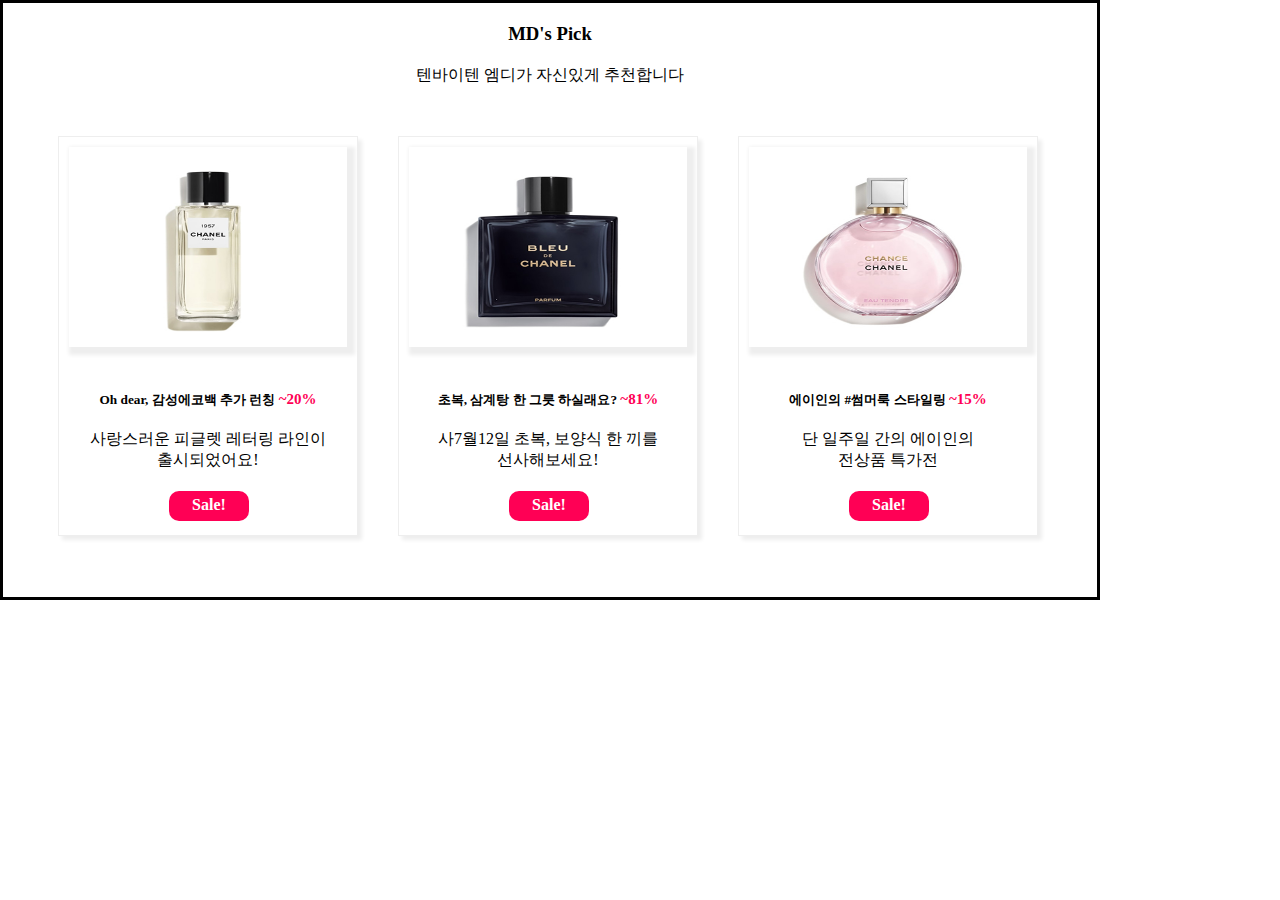
<file: 쇼핑몰 제작 (CHANEL)/Untitled-1.html>
<!DOCTYPE html>
<html lang="en">
<head>
    <meta charset="UTF-8">
    <meta http-equiv="X-UA-Compatible" content="IE=edge">
    <meta name="viewport" content="width=device-width, initial-scale=1.0">
    <title>Document</title>
    <style>
        *{margin: 0; padding: 0; box-sizing: border-box; }
        #contents{width: 1100px; height: 600px; border:3px solid; text-align: center; }
        #contents h3{padding: 20px 0 20px 0;}
        #contents>p{margin: 0 0 50px 0;}
        #contents div{width: 300px; height: 400px; float:left; border: 1px solid #eee; box-shadow: 4px 4px 4px #eee; padding: 10px;}
        img{width: 100%; height: 200px; margin: 0 0 10px 0; box-shadow: 4px 4px 4px 4px #eee ;}
        h5{margin:30px 0 20px 0;}
        span{color:#f05; font-weight: bold; font-size: 15px;}
        #contents div p::after{content: "Sale!"; width: 70px; height: 20px; background: #f05; color: #fff; border-radius: 10px; padding:5px; font-weight: bold; display: block; text-align: center; margin: 20px 0 0 100px;}
        .on{margin:0 0 0 55px;}
        .bled,.chan{margin:0 0 0 40px;}
    </style>
</head>
<body>
    <div id="contents">
        <h3>MD's Pick</h3>
        <p>텐바이텐 엠디가 자신있게 추천합니다</p>
        <div class="on">
            <a href="#"><img src="img/1957.jpg" alt="1957" ></a>
            <h5>Oh dear, 감성에코백 추가 런칭 <span>~20%</span></h5>
            <p>사랑스러운 피글렛 레터링 라인이 <br> 출시되었어요!</p>
        </div>
        <div class="bled">
            <a href="#"><img src="img/bled_de.jpg" alt="bled" ></a>
            <h5>초복, 삼계탕 한 그릇 하실래요? <span>~81%</span></h5>
            <p>사7월12일 초복, 보양식 한 끼를<br>선사해보세요!</p>
        </div>
        <div class="chan">
            <a href="#"><img src="img/chance.jpg" alt="chance" ></a>
            <h5>에이인의 #썸머룩 스타일링 <span>~15%</span></h5>
            <p>단 일주일 간의 에이인의 <br>전상품 특가전</p>
        </div>
    </div>
</body>
</html>
</file>
<file: css/main_css.css>
@charset "utf-8";

body a:link{color:#000;}
body a:visited{color:#000;}
body a:active{color:#000;}



#top_banner{width: 100%; height: 800px ;}
#top_banner img{width: 100%; height: 100%; cursor: pointer;}

.event{width: 1200px; height:1900px; margin:0 auto ; font-weight: bold; text-align: center; font-size: 32px;}
.event img{width:500px; height: 500px; margin:0 auto; float: left;}
.event div{width:1000px; height: 500px; margin: 0 auto;}
.see_detail{width: 150px; height: 50px; background-color: #fff; font-weight: bold;}
.see_detail:hover{background-color: black; color: #fff;}
.season{position: relative; top: 100px; right: 50px;}
.special{position: relative; top:200px; left: 50px;}
.special img{float: right; border: 4px #000 solid;}
.no_5{position: relative; top:300px; right: 25px;}
.no_5 img{ border: 4px #000 solid;}

#bot_banner{width:100%; height: 650px; margin: 100px 0;}
#bot_banner img{width:100%; height: 100%;}


.Best{width:1200px; height: 900px; margin: 0 auto; text-align: center; font-weight: bold;}
.Best h1{font-family: couture; font-size:40px;}
.Best img{width:250px ; height: 300px; float: left;}
.Best>div{width:230px; height: 400px; float: left; font-size: 20px; }
.gb{margin:0 20px 0 35px;}
.no_5i{margin:0 35px 0 35px;}
.no_5i img{margin:0 0 0 -10px;}
.made{margin:0 35px 0 35px;}
.made img{margin: 0 0 0 -10px;}
.ed{margin:0 35px 0 35px;}
.ed img{margin: 0 0 0 -5px;}
.chan {margin:0 20px 0 35px;}
.chan img{width:300px; margin:0 0 0 -30px;}
.lion{margin:0 35px 0 35px;}
.lion img{margin: 0 0 0 -10px;}
.bled{margin:0 35px 0 35px;}
.bled img{margin: 0 0 0 -10px;}
.on{margin:0 35px 0 35px;}
.on img{margin: 0 0 0 -10px;}
</file>
<file: css/common_css.css>
@charset "utf-8";

html{height: 100%;}

header{width:1200px; height: 150px; margin:0 auto; position: relative;}
#logo{ width:235px; height:98px; margin:0 auto; font-size:50px; font-weight: bold; font-family:couture; position: relative;}
 #logo a:link{color: #000;}
 #logo a:visited{color:#000;}
 #logo a:hover{color:#000; cursor: pointer;}
 #logo a:active{color:#000;}
nav{ width:730px; height: 60px; margin:0 auto;}
nav ul{font-family: couture;}
nav ul li {float:left; padding:0 45px; font-size:20px;}
nav ul li a:link{color: #000;}
nav ul li a:visited{color:#000;}
nav ul li a:hover{color:#aaa; cursor: pointer;}
nav ul li a:active{color:#000;}

.common_detail{width: 1000px; height: 300px; color: #aaa; font-size: 14px; border-top: 1px solid #000; margin: 0 auto; padding: 10px 0 0 0;}
.common_detail a:link{color:#aaa; font-weight: bold;}
.common_detail a:visited{color:#aaa;}
.common_detail a:hover{color:#000;}
.common_detail span{font-weight: bold; color:#000;}
.ask{width: 350px; height: 180px; margin: 0 auto; float: left;}
.b_seach{width: 300px; height: 150px; margin: 0 auto; float: right;}
.b_seach button{width: 30px; height: 30px; float: right; border: none; margin: -10px 60px 0 0;}
.b_seach img{width: 30px; height: 30px; border:none;}
input{color:#000; border:none; border-bottom:1px solid #aaa; margin: 0 0 0 15px;}
input:focus {outline:none; transform: scaleX(120%);  transition:1s;}
.add{width:800px; height: 150px; margin: 0 auto; float: left; }


footer{width:100%; height: 500px; margin: 0 auto; background-color: #000; position: relative;}
footer ul li a{color: #fff; cursor: pointer;}
footer ul li a:visited{color:#fff;}
footer ul li a:hover{color:#aaa;}
footer ul li a:active{color:#fff;}

.bot_me_ch{width: 600px; height: 300px; font-size: 15px; font-weight: bold; color:#fff; margin:0 auto; text-align: left; display:block; position: relative; top:30px; left: -500px;}
.bot_me_ch p{text-align: center; font-size:18px;}
.det{padding:0 0 0 110px;}
.det:first-of-type{margin:30px 0 0 0;}
.det li{margin:10px 0 0 10px;}
.del{margin:-150px 0 0 420px; padding: 0 0 200px 0;}
.del li{margin: 10px 0 0 10px;}
.onl_g{font-size: 15px; font-weight: bold; color:#fff;  width:400px; height: 250px;  text-align: left; display: block; margin: 0 auto; position: relative ; top:-265px; left: 550px;}
.onl_g p{font-size: 18px;}
.on_li:first-of-type{margin:30px 0 0 0;}
.on_li li{margin: 10px 0 0 10px;}
.bot_logo{width: 208px; height: 170px; margin: 0 auto; position:relative; top: -240px;} 
.bot_logo img {width:100%; height:100%; margin: 0 auto; ; display: block;}
.imc{width: 150px; height: 35px; float:right;  margin: 0 auto; position: relative; top:-270px; right: 5px;}
.imc img{width: 30px; height: 30px; cursor: pointer;}
.imc img[alt="facebook"]{margin: 0 0 0 5px;}
</file>
<file: 쇼핑몰 제작 (CHANEL)/css/main_css.css>
@charset "utf-8";
        
#top_banner{width: 100%; height: 800px ;}
#top_banner img{width: 100%; height: 100%; cursor: pointer;}

.event{width: 1200px; height:600px; margin:0 auto ; font-weight: bold; text-align: center;}
.event h1{font-family: couture; font-size:40px; text-align: center;}
.event img{width:300px; height: 300px; margin:0 auto;}
.season{font-size: 25px; margin: 50px 50px 0 50px; width: 300px; height: 400px; float: left; cursor: pointer;}
.special{font-size: 25px; margin: 50px 50px 0 50px; width: 300px; height: 400px; float: left; cursor: pointer;}
.special img{border: 3px solid #000;}
.no_5{font-size: 25px; margin: 50px 50px 0 50px; width: 300px; height: 400px; float: left; cursor: pointer;}
.no_5 img{border: 3px solid #000;}

.ev_me div{font-size: 25px; font-family: 돋움; font-weight: bold; float: left; text-align: center; padding: 15px;}

.Best{width:1200px; height: 900px; margin: 0 auto; text-align: center; font-weight: bold;}
.Best h1{font-family: couture; font-size:40px;}
.Best img{width:250px ; height: 300px; float: left;}
.Best>div{width:230px; height: 400px; float: left; font-size: 20px; }
.gb{margin:0 20px 0 35px;}
.no_5i{margin:0 35px 0 35px;}
.no_5i img{margin:0 0 0 -10px;}
.made{margin:0 35px 0 35px;}
.made img{margin: 0 0 0 -10px;}
.ed{margin:0 35px 0 35px;}
.ed img{margin: 0 0 0 -5px;}
.chan {margin:0 20px 0 35px;}
.chan img{width:300px; margin:0 0 0 -30px;}
.leon{margin:0 35px 0 35px;}
.leon img{margin: 0 0 0 -10px;}
.bled{margin:0 35px 0 35px;}
.bled img{margin: 0 0 0 -10px;}
.on{margin:0 35px 0 35px;}
.on img{margin: 0 0 0 -10px;}

#bot_banner{width:100%; height: 650px;}
#bot_banner img{width:100%; height: 100%; cursor: pointer;}
</file>
<file: 쇼핑몰 제작 (CHANEL)/css/common_css.css>
@charset "utf-8";


a:hover{color:#000;}
a:link{color: #000;}
a:visited{color:#000;}
a:active{color:#000}

header{width:1200px; height: 150px; margin:0 auto;}
#logo{ width:235px; height:98px; margin:0 auto; font-size:50px; font-weight: bold; font-family:couture;}
nav{ width:730px; height: 60px; margin:0 auto;}
nav ul{font-family: couture;}
nav ul li{float:left; padding:0 45px; font-size:20px;}
nav ul li:hover {color:#aaa; cursor: pointer;}

footer{width:100%; height: 500px; margin: 0 auto; background-color: #000;}

footer ul li{color: #fff; cursor: pointer;}
footer ul li:hover{color:#ccc;}
.bot_me_ch{width: 600px; height: 300px; font-size: 15px; font-weight: bold; color:#fff; margin:0px 0 0 180px; text-align: left; display:block; padding: 30px 0 0 0;}
.bot_me_ch p{text-align: center; font-size:18px;}
.det{padding:0 0 0 110px;}
.det:first-of-type{margin:30px 0 0 0;}
.det li{margin:10px 0 0 10px;}
.del{margin:-150px 0 0 420px; padding: 0 0 200px 0;}
.del li{margin: 10px 0 0 10px;}
.onl_g{font-size: 15px; font-weight: bold; color:#fff;  width:400px; height: 250px;  text-align: left; display: block; margin: -265px 0 0 1200px;}
.onl_g p{font-size: 18px;}
.on_li:first-of-type{margin:30px 0 0 0;}
.on_li li{margin: 10px 0 0 10px;}
.bot_logo{width: 208px; height: 170px; margin: 0 auto;}
.bot_logo img {width:100%; height:100%; margin: 0 auto; ; display: block;}
.imc{width: 150px; height: 35px; float:right;  margin: 0 0 -30px 0;}
.imc img{width: 30px; height: 30px; cursor: pointer;}
.imc img[alt="facebook"]{margin: 0 0 0 5px;}
</file>
<file: css/sub_css.css>
@charset "UTF-8";


.buy{width: 900px; height: 500px; text-align: left;  font-size: 12px; margin: 0 auto; background: #f2f2f2;}
.buy img{float: left; width:500px; height: 100%; border: 1px solid #eee;}
.buy h1{font-weight: 500; font-size: 20px;}
.text{width: 400px; height: 400px; float: right; padding: 80px 50px 0;}
.buy hr{width: 300px;}
div p:nth-of-type(2){font-size: 13px;}
button{width: 130px; height: 50px; float: left; margin: 0 10px 0 10px; border:none; background: #000; color:#fff; cursor:pointer;}
button:hover{background: #fff;  color:#000;}
.buy_no5, .buy_made, .buy_ed2, .buy_chan, .buy_lion, .buy_bled, .buy_in, .no5_detail, .mademosielle_detail, .edimbourg_detail, .chance_detail, .lelion_detail, .bled_detail, .in_detail{display: none;}
select{float: right; margin: 0 0 10px;}
.butt{width: 300px; height: 100px; position: relative;}

hr{width:1200px; margin: 0 auto; border-radius: 15px;}

.pro{width: 1200px; height: 200px; text-align: center; font-weight: bold; font-size: 10px; margin:0 auto; position: relative; left:20px;} 
.pro img{width: 100%; height: 150px; cursor:pointer; position: relative;}
.pro div{width: 125px; height: 170px; float: left; margin: 0 10px;}
.ga img{margin:0 0 0 2px;}
.no_5a img{margin: 0 0 0 1px;}
.mademo img{margin: 0 0 0 3px;}
.edi img{margin: 0 0 0 3px;}
.chance img{width:150px; margin: 0 0 0 -10px;}
.chance{margin:0 0 0 20px;}
.g_50{display: none;}


.detail {width: 100%; height:1900px ; margin:0 auto; text-align: center;}
.detail p {font-size: 12px; margin: 0 auto; } 
.detail img{width: 500px; height: 100%; float: left;}

.ga_detail>div{width:1000px; height: 500px; margin: 0 auto;}
.ga_detail_1{position: relative; top: 100px; left: 50px;}
.ga_detail_2{position: relative; top: 200px; right: 50px;}
.ga_detail_2 img{float: right;}
.ga_detail_3{position: relative; top: 300px; left:25px;}

.no5_detail>div{width:1000px; height: 500px; margin: 0 auto;}
.no5_detail_1{position: relative; top: 100px; left:50px;}
.no5_detail_2{position: relative; top: 200px; right: 50px;}
.no5_detail_2 img{float: right;}
.no5_detail_3{position: relative; top: 300px; left:25px;}

.mademosielle_detail>div{width:1000px; height: 500px; margin: 0 auto;}
.mademosielle_detail_1{position: relative; top: 100px;  left:50px;}
.mademosielle_detail_2{position: relative; top: 200px; right: 50px;}
.mademosielle_detail_2 img{float: right;}
.mademosielle_detail_3{position: relative; top: 300px; left: 25px;}

.edimbourg_detail>div{width:1000px; height: 500px; margin: 0 auto;}
.edimbourg_detail_1{position: relative; top: 100px; left: 50px;}
.edimbourg_detail_2{position: relative; top: 200px; right: 50px;}
.edimbourg_detail_2 img{float: right;}
.edimbourg_detail_3{position: relative; top: 300px;  left: 25px;}

.chance_detail>div{width:1000px; height: 500px; margin: 0 auto;}
.chance_detail_1{position: relative; top: 100px;  left: 50px;}
.chance_detail_2{position: relative; top: 200px; right: 50px; }
.chance_detail_2 img{float: right;}
.chance_detail_3{position: relative; top: 300px;  left: 25px;}

.lelion_detail>div{width:1000px; height: 500px; margin: 0 auto;}
.lelion_detail_1{position: relative; top: 100px;  left: 50px;}
.lelion_detail_2{position: relative; top: 200px; right: 50px;}
.lelion_detail_2 img{float: right;}
.lelion_detail_3{position: relative; top: 300px;  left:25px;}

.bled_detail>div{width:1000px; height: 500px; margin: 0 auto;}
.bled_detail_1{position: relative; top: 100px; left:50px;}
.bled_detail_2{position: relative; top: 200px; right: 50px;}
.bled_detail_2 img{float: right;}
.bled_detail_3{position: relative; top: 300px;  left:25px;}

.in_detail>div{width:1000px; height: 500px; margin: 0 auto;}
.in_detail_1{position: relative; top: 100px;  left:50px;}
.in_detail_2{position: relative; top: 200px; right: 50px;}
.in_detail_2 img{float: right;}
.in_detail_3{position: relative; top: 300px;  left:25px;}
.in_deta_text_3{width:500px; height: 500px; float: right; font-size: 12px;}
.in_deta_text_3 h1{font-size: 32px;}
</file>
